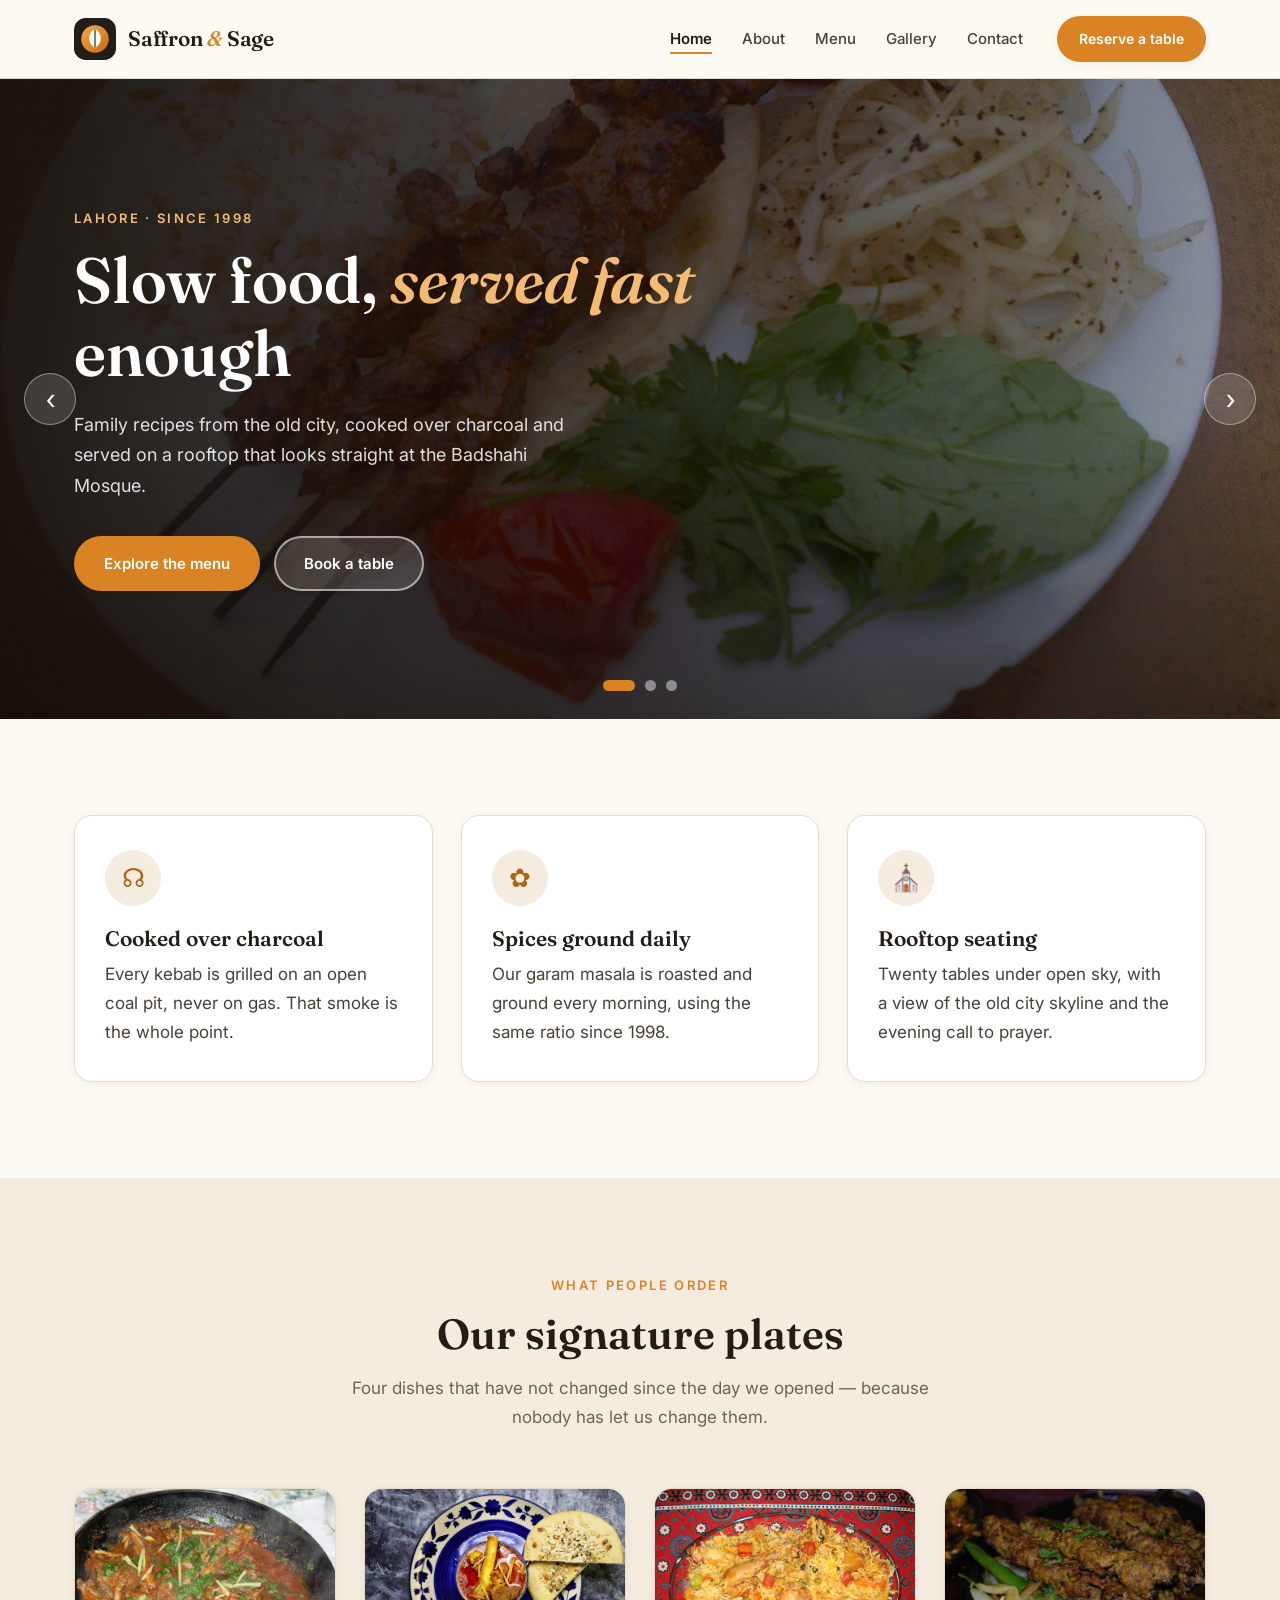
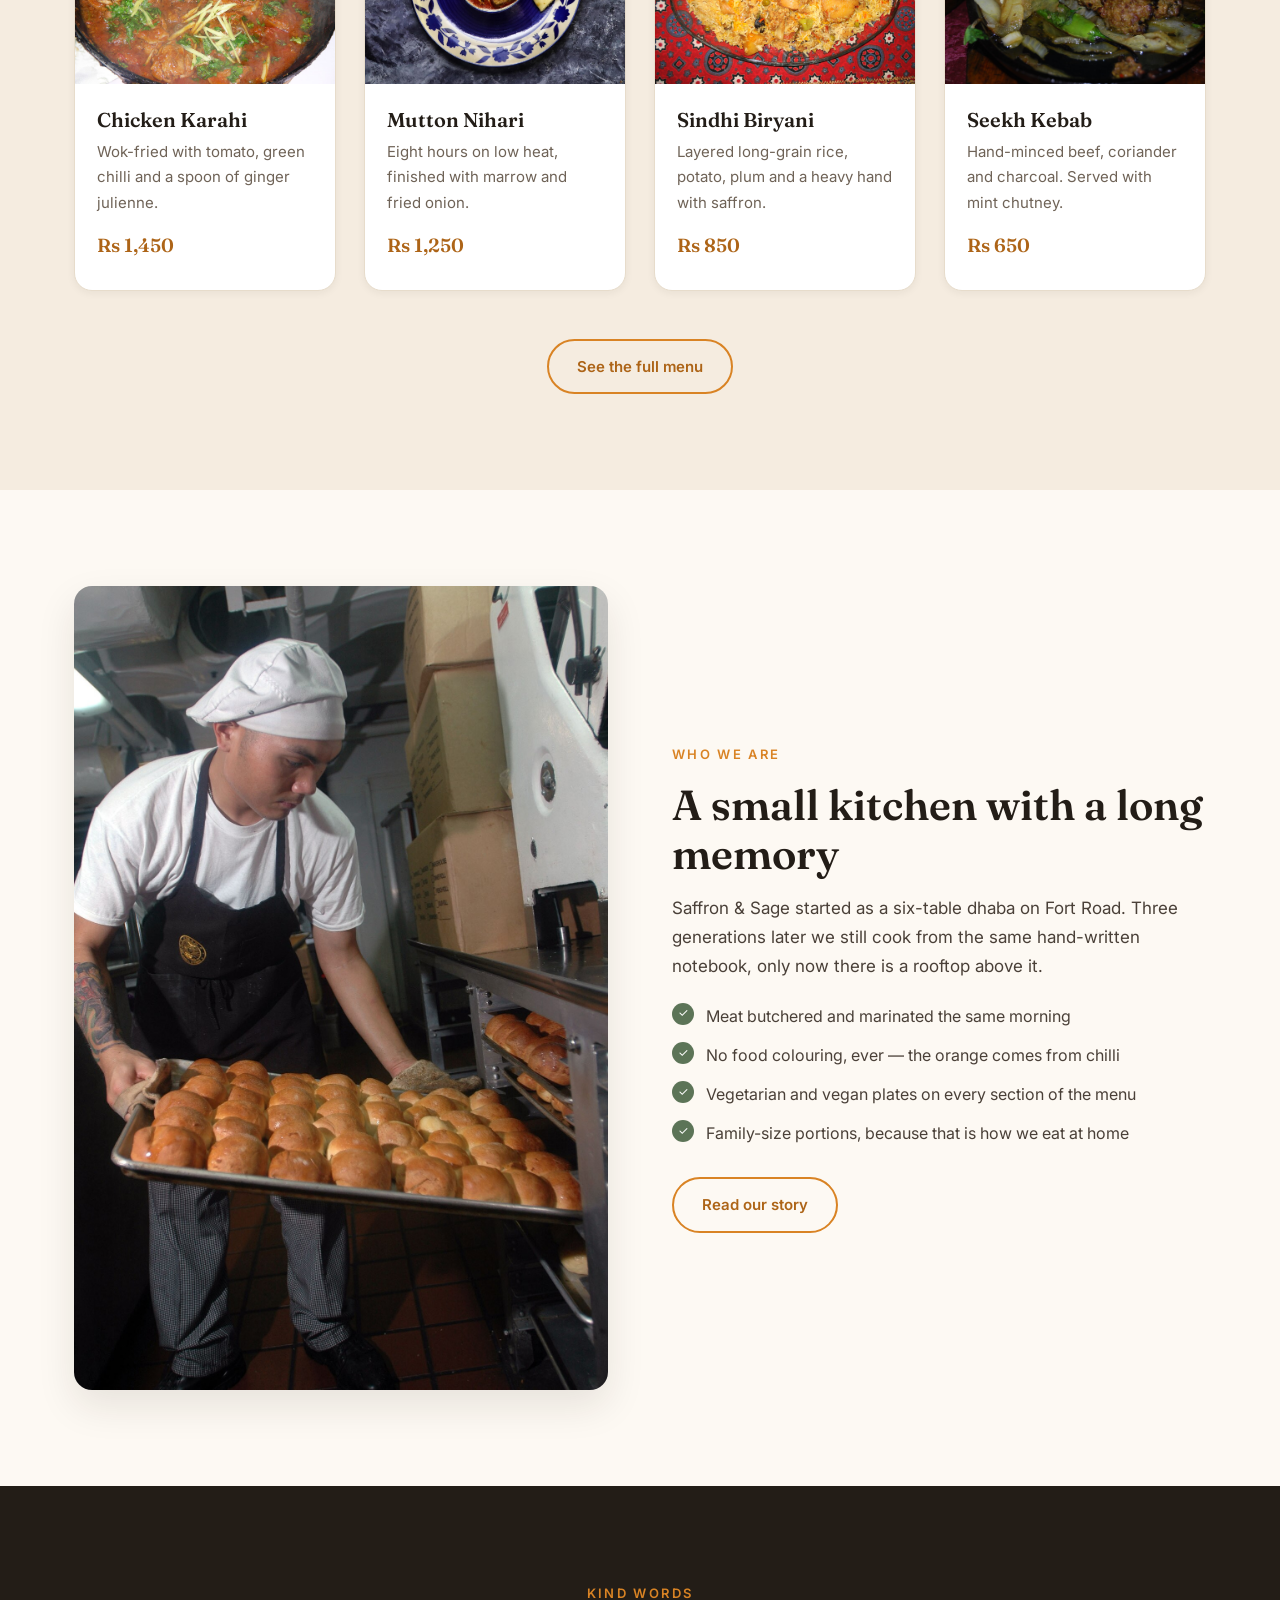
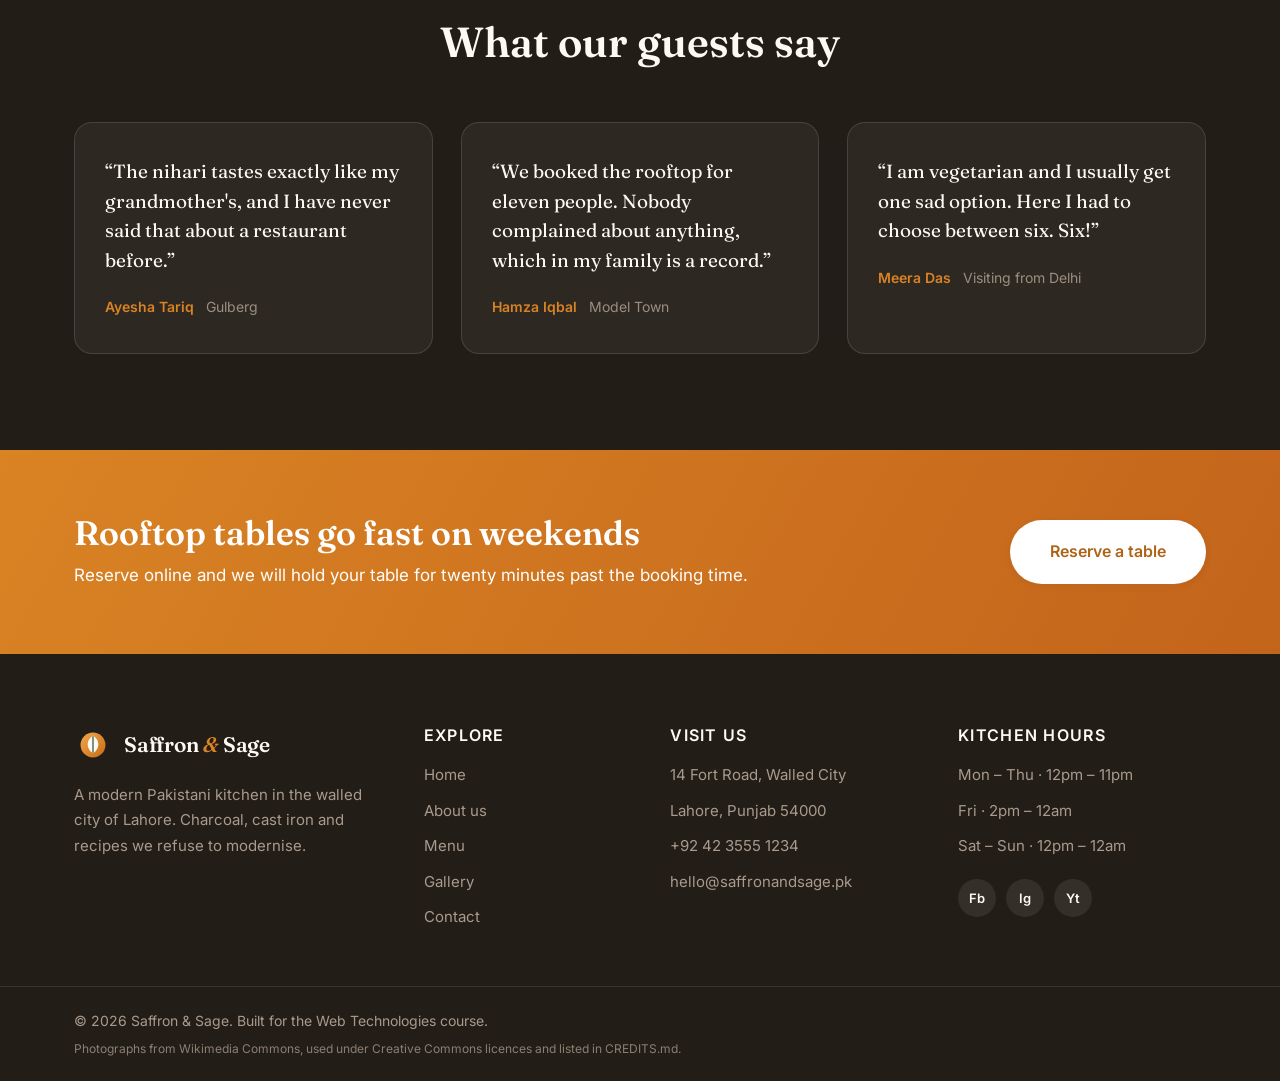
<file: index.html>
<!DOCTYPE html>
<html lang="en">
<head>
  <meta charset="UTF-8">
  <meta name="viewport" content="width=device-width, initial-scale=1.0">
  <title>Saffron &amp; Sage | Modern Pakistani Kitchen in Lahore</title>
  <meta name="description" content="Saffron &amp; Sage is a modern Pakistani kitchen in Lahore serving slow-cooked family recipes, tandoor breads and rooftop dining.">
  <link rel="icon" href="images/logo.svg" type="image/svg+xml">
  <link rel="stylesheet" href="css/style.css">
</head>
<body>

  <!-- ============ SITE HEADER (same on every page) ============ -->
  <header class="site-header" id="siteHeader">
    <div class="container header-inner">

      <a class="logo" href="index.html">
        <img src="images/logo.svg" alt="Saffron and Sage logo" width="42" height="42">
        <span class="logo-text">Saffron <em>&amp;</em> Sage</span>
      </a>

      <!-- Hamburger button: only visible on small screens (controlled by CSS + JS) -->
      <button class="nav-toggle" id="navToggle" aria-label="Open menu" aria-expanded="false" aria-controls="primaryNav">
        <span class="nav-toggle-bar"></span>
        <span class="nav-toggle-bar"></span>
        <span class="nav-toggle-bar"></span>
      </button>

      <nav class="main-nav" id="primaryNav" aria-label="Main navigation">
        <ul class="nav-list">
          <li><a href="index.html" class="nav-link is-active">Home</a></li>
          <li><a href="about.html" class="nav-link">About</a></li>
          <li><a href="menu.html" class="nav-link">Menu</a></li>
          <li><a href="gallery.html" class="nav-link">Gallery</a></li>
          <li><a href="contact.html" class="nav-link">Contact</a></li>
        </ul>
        <a href="contact.html" class="btn btn-primary btn-sm nav-cta">Reserve a table</a>
      </nav>

    </div>
  </header>

  <main>

    <!-- ============ HERO SLIDER ============ -->
    <!-- Three slides; JavaScript shows one at a time and builds the dots -->
    <section class="hero" id="heroSlider">

      <div class="slides" id="heroSlides">

        <article class="hero-slide is-active">
          <img src="images/hero-1.jpg" alt="Grilled kebab skewers served with rice, salad and flatbread" class="hero-image">
          <div class="hero-caption container">
            <p class="eyebrow">Lahore &middot; Since 1998</p>
            <h1 class="hero-title">Slow food, <em>served fast</em> enough</h1>
            <p class="hero-text">Family recipes from the old city, cooked over charcoal and served on a rooftop that looks straight at the Badshahi Mosque.</p>
            <div class="hero-actions">
              <a href="menu.html" class="btn btn-primary">Explore the menu</a>
              <a href="contact.html" class="btn btn-ghost">Book a table</a>
            </div>
          </div>
        </article>

        <article class="hero-slide">
          <img src="images/hero-2.jpg" alt="The walled city of Lahore seen from above at sunset" class="hero-image">
          <div class="hero-caption container">
            <p class="eyebrow">The rooftop</p>
            <h2 class="hero-title">Twenty tables, <em>one skyline</em></h2>
            <p class="hero-text">Dinner under open sky from six in the evening, with the old city lighting up behind you.</p>
            <div class="hero-actions">
              <a href="gallery.html" class="btn btn-primary">See the rooftop</a>
              <a href="contact.html" class="btn btn-ghost">Book a table</a>
            </div>
          </div>
        </article>

        <article class="hero-slide">
          <img src="images/hero-3.jpg" alt="A heap of freshly ground garam masala" class="hero-image">
          <div class="hero-caption container">
            <p class="eyebrow">Every morning</p>
            <h2 class="hero-title">Spices ground <em>before sunrise</em></h2>
            <p class="hero-text">Nothing is bought pre-mixed. The masala you taste tonight was whole seed this morning.</p>
            <div class="hero-actions">
              <a href="about.html" class="btn btn-primary">How we cook</a>
              <a href="menu.html" class="btn btn-ghost">Read the menu</a>
            </div>
          </div>
        </article>

      </div>

      <button class="slider-arrow slider-prev" id="sliderPrev" type="button" aria-label="Previous slide">&#8249;</button>
      <button class="slider-arrow slider-next" id="sliderNext" type="button" aria-label="Next slide">&#8250;</button>

      <!-- the dots are created by slider.js, one per slide -->
      <div class="slider-dots" id="sliderDots" role="tablist" aria-label="Choose a slide"></div>

    </section>

    <!-- ============ HIGHLIGHT STRIP ============ -->
    <section class="section highlights">
      <div class="container">
        <div class="grid grid-3">

          <article class="card highlight-card">
            <span class="highlight-icon" aria-hidden="true">&#9738;</span>
            <h2 class="card-title">Cooked over charcoal</h2>
            <p>Every kebab is grilled on an open coal pit, never on gas. That smoke is the whole point.</p>
          </article>

          <article class="card highlight-card">
            <span class="highlight-icon" aria-hidden="true">&#10047;</span>
            <h2 class="card-title">Spices ground daily</h2>
            <p>Our garam masala is roasted and ground every morning, using the same ratio since 1998.</p>
          </article>

          <article class="card highlight-card">
            <span class="highlight-icon" aria-hidden="true">&#9962;</span>
            <h2 class="card-title">Rooftop seating</h2>
            <p>Twenty tables under open sky, with a view of the old city skyline and the evening call to prayer.</p>
          </article>

        </div>
      </div>
    </section>

    <!-- ============ SIGNATURE DISHES ============ -->
    <section class="section section-alt">
      <div class="container">

        <header class="section-head">
          <p class="eyebrow">What people order</p>
          <h2 class="section-title">Our signature plates</h2>
          <p class="section-subtitle">Four dishes that have not changed since the day we opened — because nobody has let us change them.</p>
        </header>

        <div class="grid grid-4">

          <article class="card dish-card">
            <img src="images/dish-karahi.jpg" alt="Chicken karahi cooked and served in a black iron wok" class="dish-image">
            <div class="dish-body">
              <h3 class="dish-name">Chicken Karahi</h3>
              <p class="dish-desc">Wok-fried with tomato, green chilli and a spoon of ginger julienne.</p>
              <p class="dish-price">Rs 1,450</p>
            </div>
          </article>

          <article class="card dish-card">
            <img src="images/dish-nihari.jpg" alt="A bowl of nihari served with naan on a blue plate" class="dish-image">
            <div class="dish-body">
              <h3 class="dish-name">Mutton Nihari</h3>
              <p class="dish-desc">Eight hours on low heat, finished with marrow and fried onion.</p>
              <p class="dish-price">Rs 1,250</p>
            </div>
          </article>

          <article class="card dish-card">
            <img src="images/dish-biryani.jpg" alt="A dish of Sindhi biryani with chicken and saffron rice" class="dish-image">
            <div class="dish-body">
              <h3 class="dish-name">Sindhi Biryani</h3>
              <p class="dish-desc">Layered long-grain rice, potato, plum and a heavy hand with saffron.</p>
              <p class="dish-price">Rs 850</p>
            </div>
          </article>

          <article class="card dish-card">
            <img src="images/dish-seekh.jpg" alt="Seekh kebabs resting on a sizzling platter" class="dish-image">
            <div class="dish-body">
              <h3 class="dish-name">Seekh Kebab</h3>
              <p class="dish-desc">Hand-minced beef, coriander and charcoal. Served with mint chutney.</p>
              <p class="dish-price">Rs 650</p>
            </div>
          </article>

        </div>

        <p class="section-footer-link">
          <a href="menu.html" class="btn btn-outline">See the full menu</a>
        </p>

      </div>
    </section>

    <!-- ============ STORY SPLIT ============ -->
    <section class="section">
      <div class="container split">

        <div class="split-media">
          <img src="images/about-story.jpg" alt="A baker sliding a tray of fresh bread out of the oven">
        </div>

        <div class="split-body">
          <p class="eyebrow">Who we are</p>
          <h2 class="section-title">A small kitchen with a long memory</h2>
          <p>Saffron &amp; Sage started as a six-table dhaba on Fort Road. Three generations later we still cook from the same hand-written notebook, only now there is a rooftop above it.</p>
          <ul class="tick-list">
            <li>Meat butchered and marinated the same morning</li>
            <li>No food colouring, ever — the orange comes from chilli</li>
            <li>Vegetarian and vegan plates on every section of the menu</li>
            <li>Family-size portions, because that is how we eat at home</li>
          </ul>
          <a href="about.html" class="btn btn-outline">Read our story</a>
        </div>

      </div>
    </section>

    <!-- ============ TESTIMONIALS ============ -->
    <section class="section section-dark">
      <div class="container">

        <header class="section-head">
          <p class="eyebrow">Kind words</p>
          <h2 class="section-title">What our guests say</h2>
        </header>

        <div class="grid grid-3">

          <blockquote class="quote-card">
            <p>&ldquo;The nihari tastes exactly like my grandmother's, and I have never said that about a restaurant before.&rdquo;</p>
            <footer><cite>Ayesha Tariq</cite> <span>Gulberg</span></footer>
          </blockquote>

          <blockquote class="quote-card">
            <p>&ldquo;We booked the rooftop for eleven people. Nobody complained about anything, which in my family is a record.&rdquo;</p>
            <footer><cite>Hamza Iqbal</cite> <span>Model Town</span></footer>
          </blockquote>

          <blockquote class="quote-card">
            <p>&ldquo;I am vegetarian and I usually get one sad option. Here I had to choose between six. Six!&rdquo;</p>
            <footer><cite>Meera Das</cite> <span>Visiting from Delhi</span></footer>
          </blockquote>

        </div>
      </div>
    </section>

    <!-- ============ CALL TO ACTION ============ -->
    <section class="cta-band">
      <div class="container cta-inner">
        <div>
          <h2 class="cta-title">Rooftop tables go fast on weekends</h2>
          <p>Reserve online and we will hold your table for twenty minutes past the booking time.</p>
        </div>
        <a href="contact.html" class="btn btn-primary btn-lg">Reserve a table</a>
      </div>
    </section>

  </main>

  <!-- ============ SITE FOOTER (same on every page) ============ -->
  <footer class="site-footer">
    <div class="container footer-grid">

      <div class="footer-col">
        <a class="logo logo-footer" href="index.html">
          <img src="images/logo.svg" alt="" width="38" height="38">
          <span class="logo-text">Saffron <em>&amp;</em> Sage</span>
        </a>
        <p class="footer-about">A modern Pakistani kitchen in the walled city of Lahore. Charcoal, cast iron and recipes we refuse to modernise.</p>
      </div>

      <div class="footer-col">
        <h3 class="footer-title">Explore</h3>
        <ul class="footer-list">
          <li><a href="index.html">Home</a></li>
          <li><a href="about.html">About us</a></li>
          <li><a href="menu.html">Menu</a></li>
          <li><a href="gallery.html">Gallery</a></li>
          <li><a href="contact.html">Contact</a></li>
        </ul>
      </div>

      <div class="footer-col">
        <h3 class="footer-title">Visit us</h3>
        <ul class="footer-list">
          <li>14 Fort Road, Walled City</li>
          <li>Lahore, Punjab 54000</li>
          <li><a href="tel:+924235551234">+92 42 3555 1234</a></li>
          <li><a href="mailto:hello@saffronandsage.pk">hello@saffronandsage.pk</a></li>
        </ul>
      </div>

      <div class="footer-col">
        <h3 class="footer-title">Kitchen hours</h3>
        <ul class="footer-list">
          <li>Mon &ndash; Thu &middot; 12pm &ndash; 11pm</li>
          <li>Fri &middot; 2pm &ndash; 12am</li>
          <li>Sat &ndash; Sun &middot; 12pm &ndash; 12am</li>
        </ul>
        <ul class="social-list">
          <li><a href="#" aria-label="Facebook">Fb</a></li>
          <li><a href="#" aria-label="Instagram">Ig</a></li>
          <li><a href="#" aria-label="YouTube">Yt</a></li>
        </ul>
      </div>

    </div>

    <div class="footer-bottom">
      <div class="container">
        <p>&copy; <span id="year">2026</span> Saffron &amp; Sage. Built for the Web Technologies course.</p>
        <p class="footer-credit">Photographs from Wikimedia Commons, used under Creative Commons licences and listed in CREDITS.md.</p>
      </div>
    </div>
  </footer>

  <!-- Back-to-top button, shown by JavaScript after scrolling -->
  <button class="back-to-top" id="backToTop" type="button" aria-label="Back to top">&#8593;</button>

  <!-- Scripts are at the end of the body so the HTML above already exists -->
  <script src="js/main.js"></script>
  <script src="js/slider.js"></script>

</body>
</html>
</file>
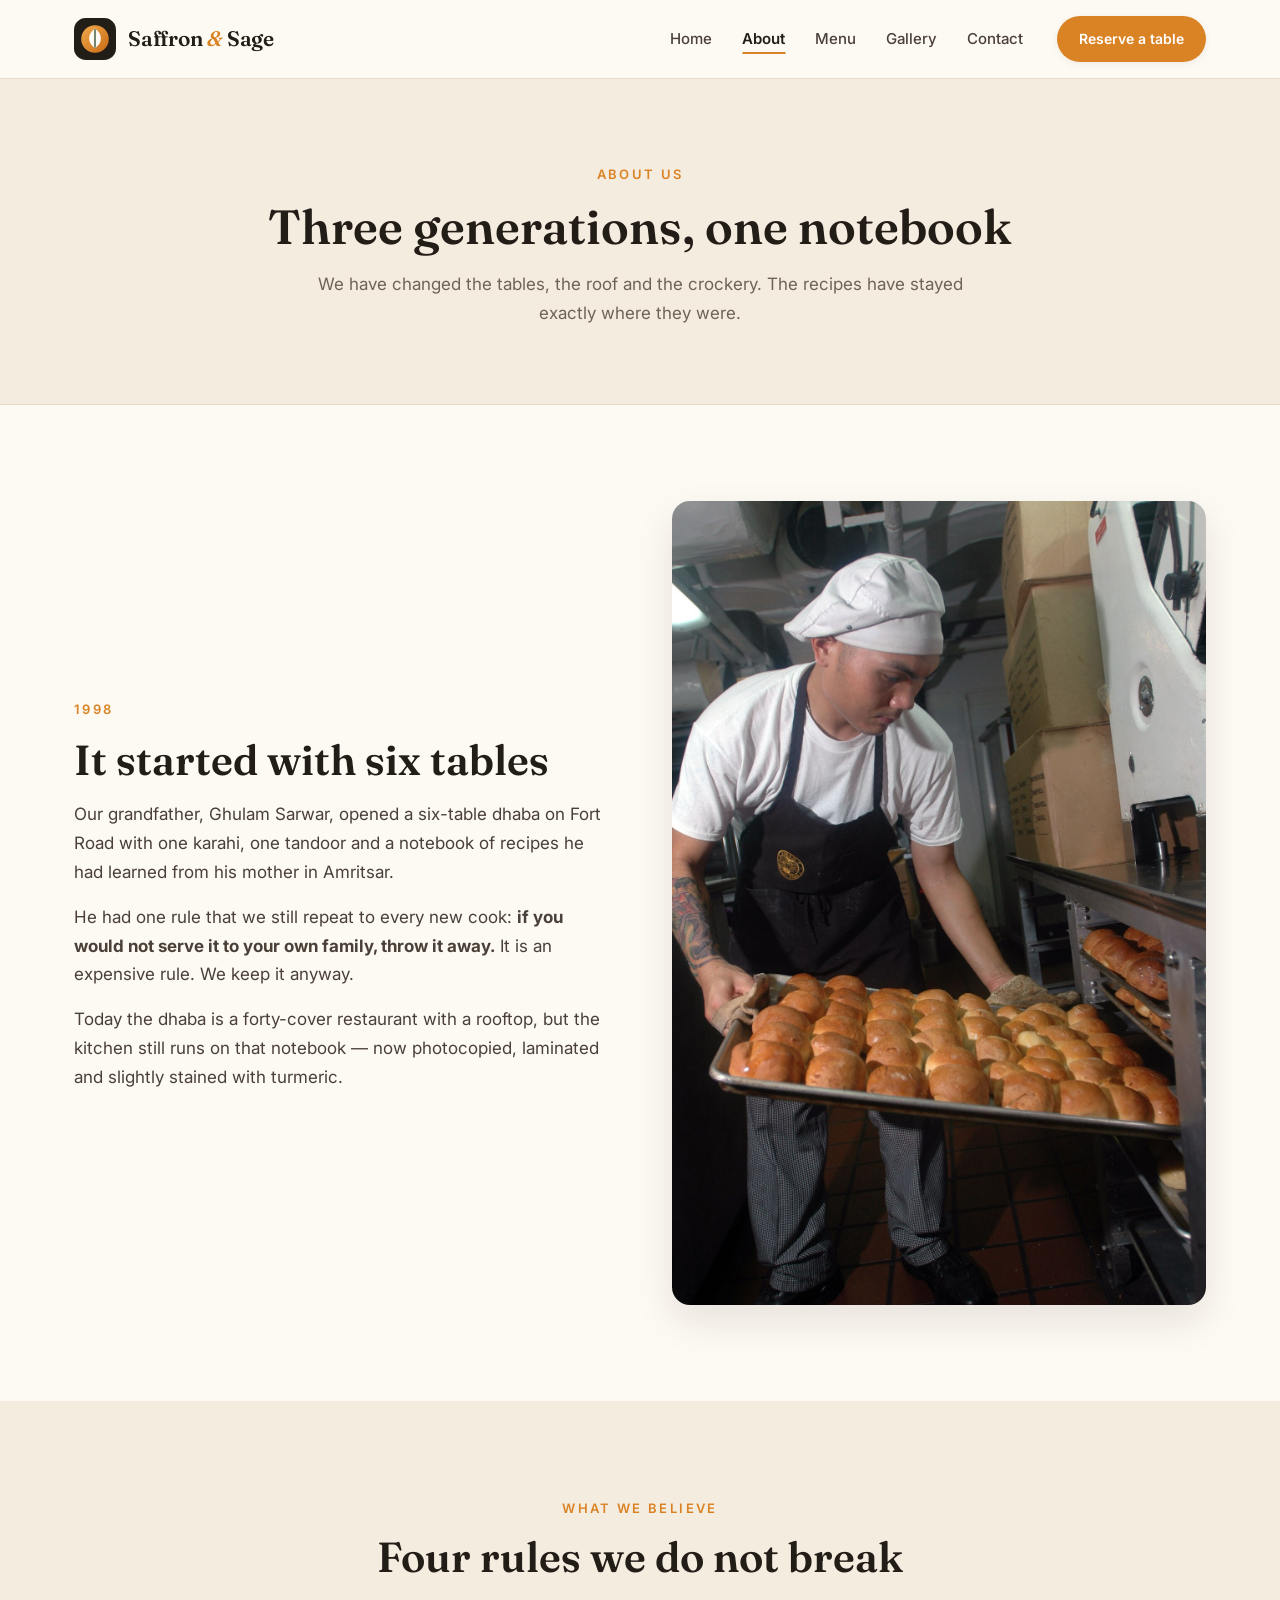
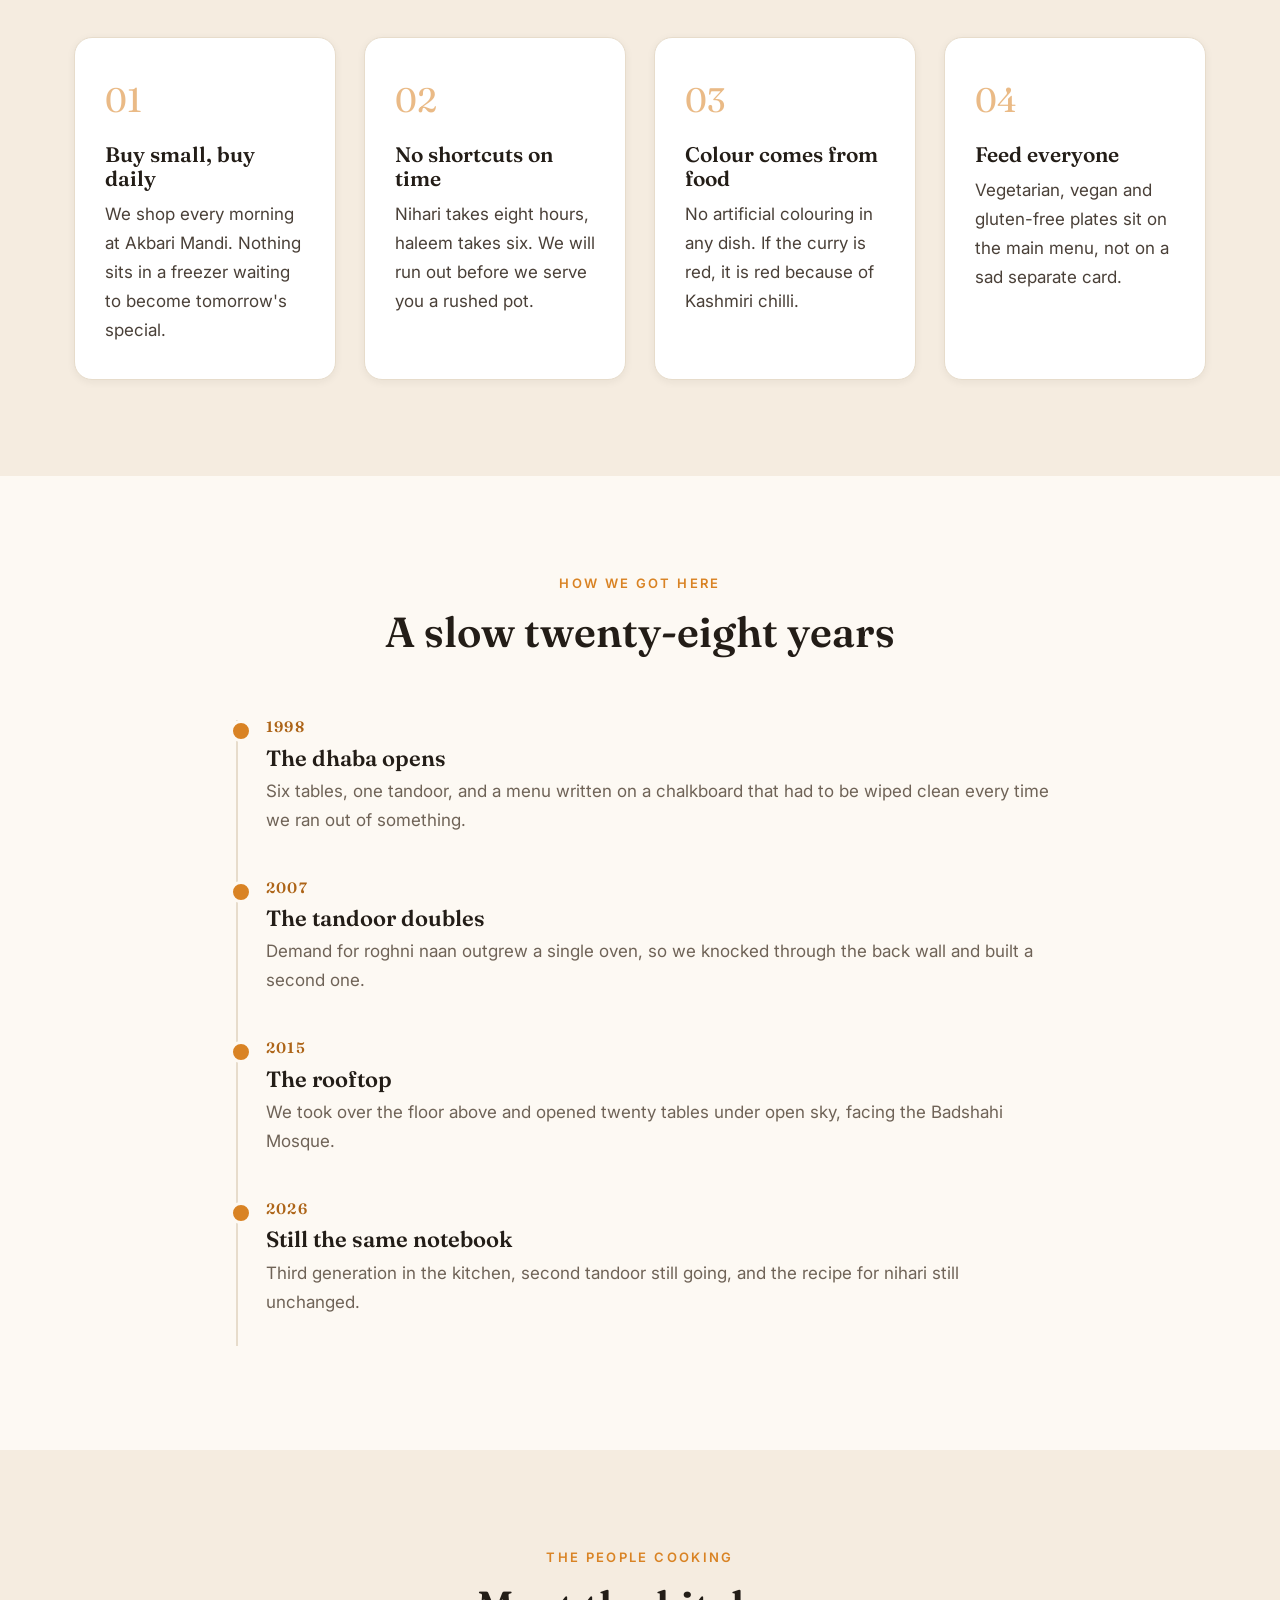
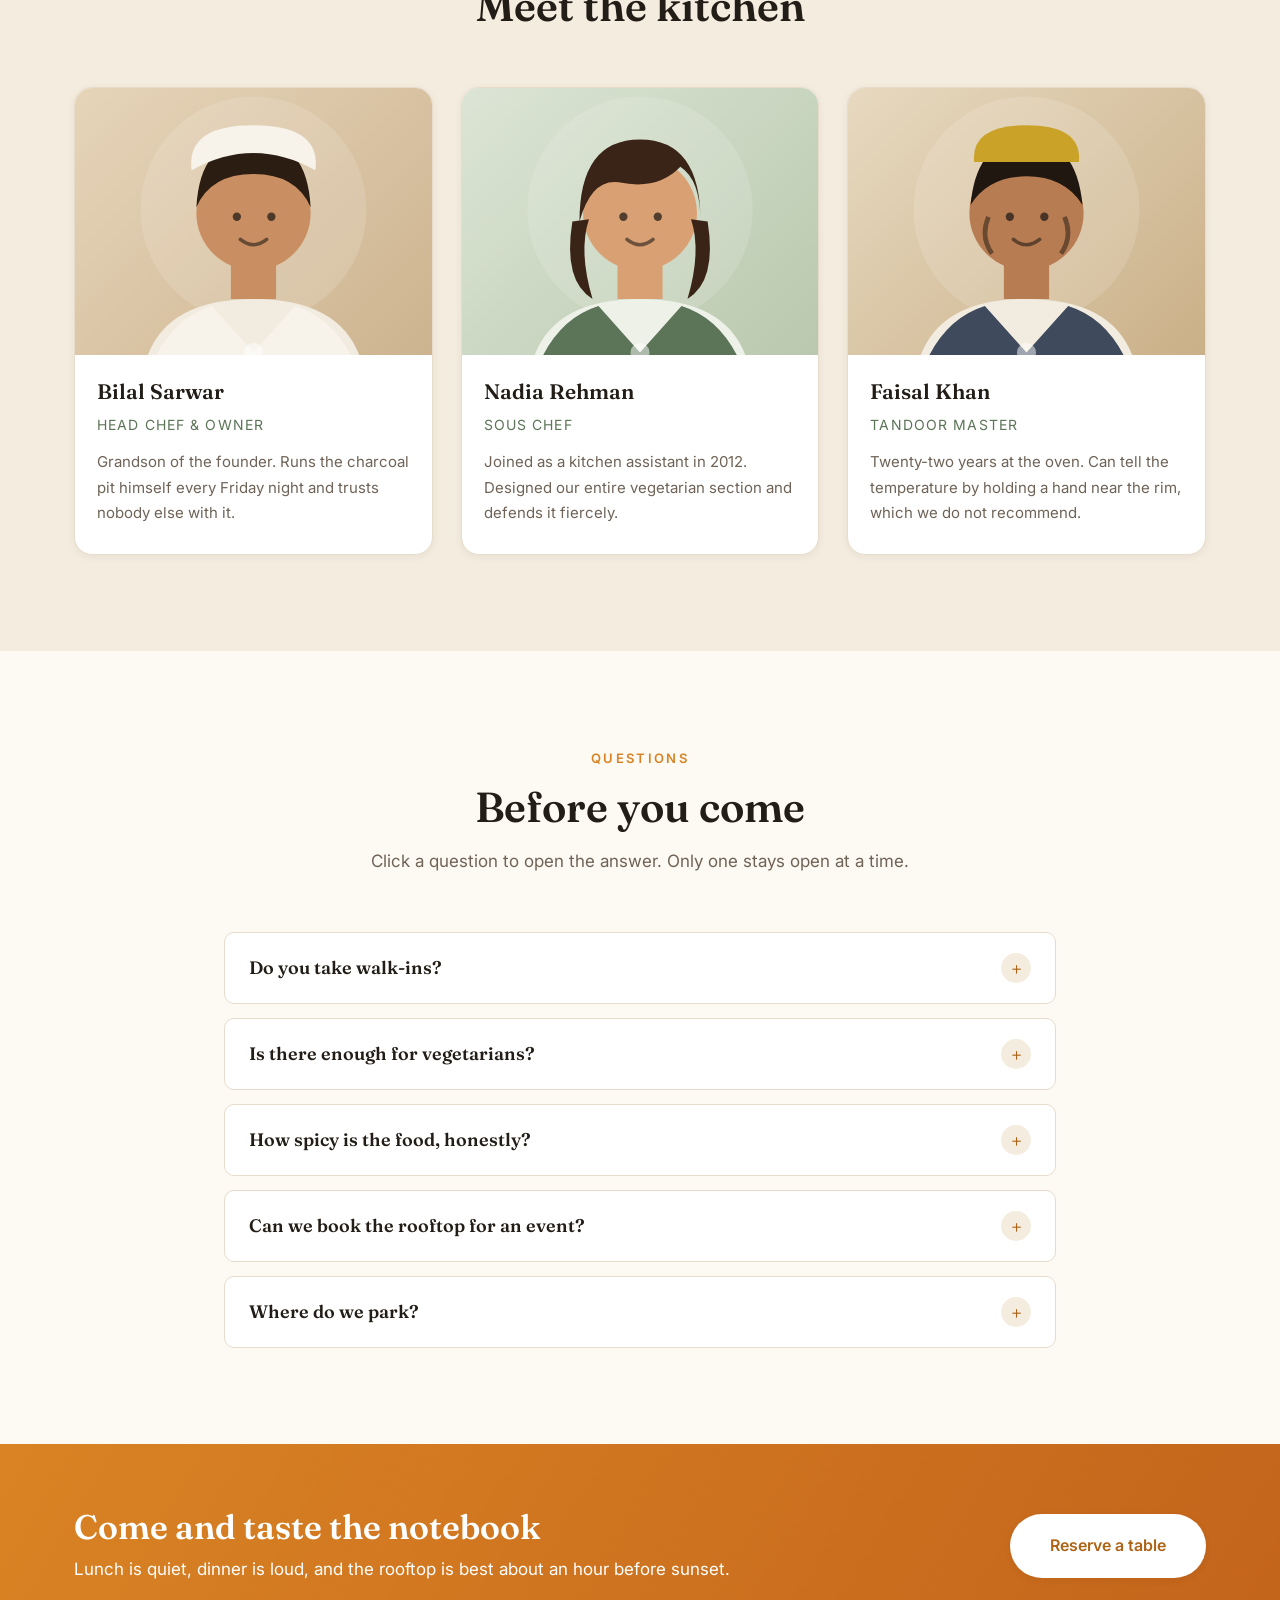
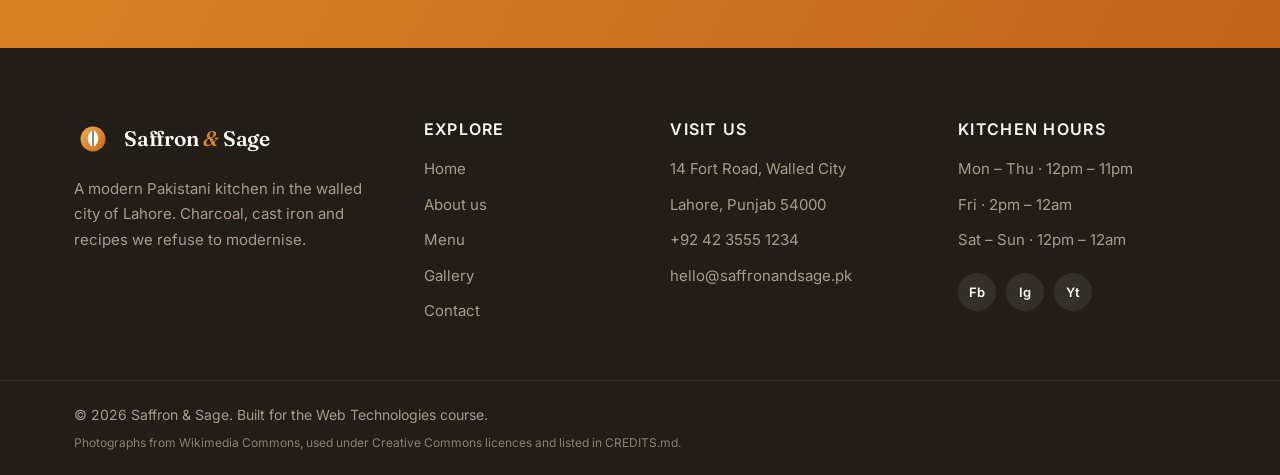
<file: about.html>
<!DOCTYPE html>
<html lang="en">
<head>
  <meta charset="UTF-8">
  <meta name="viewport" content="width=device-width, initial-scale=1.0">
  <title>About Us | Saffron &amp; Sage</title>
  <meta name="description" content="The story behind Saffron &amp; Sage — three generations of cooks, one hand-written recipe notebook and a rooftop in the walled city of Lahore.">
  <link rel="icon" href="images/logo.svg" type="image/svg+xml">
  <link rel="stylesheet" href="css/style.css">
</head>
<body>

  <!-- ============ SITE HEADER ============ -->
  <header class="site-header" id="siteHeader">
    <div class="container header-inner">

      <a class="logo" href="index.html">
        <img src="images/logo.svg" alt="Saffron and Sage logo" width="42" height="42">
        <span class="logo-text">Saffron <em>&amp;</em> Sage</span>
      </a>

      <button class="nav-toggle" id="navToggle" aria-label="Open menu" aria-expanded="false" aria-controls="primaryNav">
        <span class="nav-toggle-bar"></span>
        <span class="nav-toggle-bar"></span>
        <span class="nav-toggle-bar"></span>
      </button>

      <nav class="main-nav" id="primaryNav" aria-label="Main navigation">
        <ul class="nav-list">
          <li><a href="index.html" class="nav-link">Home</a></li>
          <li><a href="about.html" class="nav-link is-active">About</a></li>
          <li><a href="menu.html" class="nav-link">Menu</a></li>
          <li><a href="gallery.html" class="nav-link">Gallery</a></li>
          <li><a href="contact.html" class="nav-link">Contact</a></li>
        </ul>
        <a href="contact.html" class="btn btn-primary btn-sm nav-cta">Reserve a table</a>
      </nav>

    </div>
  </header>

  <main>

    <!-- ============ PAGE BANNER ============ -->
    <section class="page-hero">
      <div class="container">
        <p class="eyebrow">About us</p>
        <h1 class="page-title">Three generations, one notebook</h1>
        <p class="page-subtitle">We have changed the tables, the roof and the crockery. The recipes have stayed exactly where they were.</p>
      </div>
    </section>

    <!-- ============ STORY ============ -->
    <section class="section">
      <div class="container split">

        <div class="split-body">
          <p class="eyebrow">1998</p>
          <h2 class="section-title">It started with six tables</h2>
          <p>Our grandfather, Ghulam Sarwar, opened a six-table dhaba on Fort Road with one karahi, one tandoor and a notebook of recipes he had learned from his mother in Amritsar.</p>
          <p>He had one rule that we still repeat to every new cook: <strong>if you would not serve it to your own family, throw it away.</strong> It is an expensive rule. We keep it anyway.</p>
          <p>Today the dhaba is a forty-cover restaurant with a rooftop, but the kitchen still runs on that notebook — now photocopied, laminated and slightly stained with turmeric.</p>
        </div>

        <div class="split-media">
          <img src="images/about-story.jpg" alt="A baker lifting a tray of fresh bread from the oven">
        </div>

      </div>
    </section>

    <!-- ============ VALUES ============ -->
    <section class="section section-alt">
      <div class="container">

        <header class="section-head">
          <p class="eyebrow">What we believe</p>
          <h2 class="section-title">Four rules we do not break</h2>
        </header>

        <div class="grid grid-4">

          <article class="card value-card">
            <span class="value-number">01</span>
            <h3 class="card-title">Buy small, buy daily</h3>
            <p>We shop every morning at Akbari Mandi. Nothing sits in a freezer waiting to become tomorrow's special.</p>
          </article>

          <article class="card value-card">
            <span class="value-number">02</span>
            <h3 class="card-title">No shortcuts on time</h3>
            <p>Nihari takes eight hours, haleem takes six. We will run out before we serve you a rushed pot.</p>
          </article>

          <article class="card value-card">
            <span class="value-number">03</span>
            <h3 class="card-title">Colour comes from food</h3>
            <p>No artificial colouring in any dish. If the curry is red, it is red because of Kashmiri chilli.</p>
          </article>

          <article class="card value-card">
            <span class="value-number">04</span>
            <h3 class="card-title">Feed everyone</h3>
            <p>Vegetarian, vegan and gluten-free plates sit on the main menu, not on a sad separate card.</p>
          </article>

        </div>
      </div>
    </section>

    <!-- ============ TIMELINE ============ -->
    <section class="section">
      <div class="container narrow">

        <header class="section-head">
          <p class="eyebrow">How we got here</p>
          <h2 class="section-title">A slow twenty-eight years</h2>
        </header>

        <ol class="timeline">
          <li class="timeline-item">
            <span class="timeline-year">1998</span>
            <div class="timeline-body">
              <h3>The dhaba opens</h3>
              <p>Six tables, one tandoor, and a menu written on a chalkboard that had to be wiped clean every time we ran out of something.</p>
            </div>
          </li>
          <li class="timeline-item">
            <span class="timeline-year">2007</span>
            <div class="timeline-body">
              <h3>The tandoor doubles</h3>
              <p>Demand for roghni naan outgrew a single oven, so we knocked through the back wall and built a second one.</p>
            </div>
          </li>
          <li class="timeline-item">
            <span class="timeline-year">2015</span>
            <div class="timeline-body">
              <h3>The rooftop</h3>
              <p>We took over the floor above and opened twenty tables under open sky, facing the Badshahi Mosque.</p>
            </div>
          </li>
          <li class="timeline-item">
            <span class="timeline-year">2026</span>
            <div class="timeline-body">
              <h3>Still the same notebook</h3>
              <p>Third generation in the kitchen, second tandoor still going, and the recipe for nihari still unchanged.</p>
            </div>
          </li>
        </ol>

      </div>
    </section>

    <!-- ============ TEAM ============ -->
    <section class="section section-alt">
      <div class="container">

        <header class="section-head">
          <p class="eyebrow">The people cooking</p>
          <h2 class="section-title">Meet the kitchen</h2>
        </header>

        <div class="grid grid-3">

          <article class="card team-card">
            <img src="images/chef-1.svg" alt="Portrait illustration of Head Chef Bilal Sarwar" class="team-image">
            <div class="team-body">
              <h3 class="card-title">Bilal Sarwar</h3>
              <p class="team-role">Head Chef &amp; Owner</p>
              <p>Grandson of the founder. Runs the charcoal pit himself every Friday night and trusts nobody else with it.</p>
            </div>
          </article>

          <article class="card team-card">
            <img src="images/chef-2.svg" alt="Portrait illustration of Sous Chef Nadia Rehman" class="team-image">
            <div class="team-body">
              <h3 class="card-title">Nadia Rehman</h3>
              <p class="team-role">Sous Chef</p>
              <p>Joined as a kitchen assistant in 2012. Designed our entire vegetarian section and defends it fiercely.</p>
            </div>
          </article>

          <article class="card team-card">
            <img src="images/chef-3.svg" alt="Portrait illustration of Tandoor Master Faisal Khan" class="team-image">
            <div class="team-body">
              <h3 class="card-title">Faisal Khan</h3>
              <p class="team-role">Tandoor Master</p>
              <p>Twenty-two years at the oven. Can tell the temperature by holding a hand near the rim, which we do not recommend.</p>
            </div>
          </article>

        </div>
      </div>
    </section>

    <!-- ============ FAQ ACCORDION ============ -->
    <section class="section" id="faq">
      <div class="container narrow">

        <header class="section-head">
          <p class="eyebrow">Questions</p>
          <h2 class="section-title">Before you come</h2>
          <p class="section-subtitle">Click a question to open the answer. Only one stays open at a time.</p>
        </header>

        <div class="accordion" id="faqAccordion">

          <article class="accordion-item">
            <h3>
              <button class="accordion-trigger" type="button" aria-expanded="false">
                Do you take walk-ins?
                <span class="accordion-icon" aria-hidden="true">+</span>
              </button>
            </h3>
            <div class="accordion-panel">
              <p>Downstairs, always — we keep six tables free every evening. The rooftop is booking-only on Friday and Saturday, and we recommend booking it on any evening between March and October.</p>
            </div>
          </article>

          <article class="accordion-item">
            <h3>
              <button class="accordion-trigger" type="button" aria-expanded="false">
                Is there enough for vegetarians?
                <span class="accordion-icon" aria-hidden="true">+</span>
              </button>
            </h3>
            <div class="accordion-panel">
              <p>About a third of the menu is vegetarian and it sits in the same sections as everything else. Our sous chef built that part of the menu and will happily make most vegetarian dishes vegan if you ask.</p>
            </div>
          </article>

          <article class="accordion-item">
            <h3>
              <button class="accordion-trigger" type="button" aria-expanded="false">
                How spicy is the food, honestly?
                <span class="accordion-icon" aria-hidden="true">+</span>
              </button>
            </h3>
            <div class="accordion-panel">
              <p>We cook at Lahore heat, which surprises some visitors. Anything on the menu can be made mild without changing the rest of the recipe — tell the waiter when you order, not after.</p>
            </div>
          </article>

          <article class="accordion-item">
            <h3>
              <button class="accordion-trigger" type="button" aria-expanded="false">
                Can we book the rooftop for an event?
                <span class="accordion-icon" aria-hidden="true">+</span>
              </button>
            </h3>
            <div class="accordion-panel">
              <p>Yes, from thirty guests upwards, with two weeks' notice so we can order the meat. Use the contact form, tell us the date and the number of people, and we will send the set menu options.</p>
            </div>
          </article>

          <article class="accordion-item">
            <h3>
              <button class="accordion-trigger" type="button" aria-expanded="false">
                Where do we park?
                <span class="accordion-icon" aria-hidden="true">+</span>
              </button>
            </h3>
            <div class="accordion-panel">
              <p>There is free parking for twelve cars behind the building, reached from the lane beside the tandoor window. After that, the Badshahi Mosque car park is a two-minute walk away.</p>
            </div>
          </article>

        </div>
      </div>
    </section>

    <!-- ============ CALL TO ACTION ============ -->
    <section class="cta-band">
      <div class="container cta-inner">
        <div>
          <h2 class="cta-title">Come and taste the notebook</h2>
          <p>Lunch is quiet, dinner is loud, and the rooftop is best about an hour before sunset.</p>
        </div>
        <a href="contact.html" class="btn btn-primary btn-lg">Reserve a table</a>
      </div>
    </section>

  </main>

  <!-- ============ SITE FOOTER ============ -->
  <footer class="site-footer">
    <div class="container footer-grid">

      <div class="footer-col">
        <a class="logo logo-footer" href="index.html">
          <img src="images/logo.svg" alt="" width="38" height="38">
          <span class="logo-text">Saffron <em>&amp;</em> Sage</span>
        </a>
        <p class="footer-about">A modern Pakistani kitchen in the walled city of Lahore. Charcoal, cast iron and recipes we refuse to modernise.</p>
      </div>

      <div class="footer-col">
        <h3 class="footer-title">Explore</h3>
        <ul class="footer-list">
          <li><a href="index.html">Home</a></li>
          <li><a href="about.html">About us</a></li>
          <li><a href="menu.html">Menu</a></li>
          <li><a href="gallery.html">Gallery</a></li>
          <li><a href="contact.html">Contact</a></li>
        </ul>
      </div>

      <div class="footer-col">
        <h3 class="footer-title">Visit us</h3>
        <ul class="footer-list">
          <li>14 Fort Road, Walled City</li>
          <li>Lahore, Punjab 54000</li>
          <li><a href="tel:+924235551234">+92 42 3555 1234</a></li>
          <li><a href="mailto:hello@saffronandsage.pk">hello@saffronandsage.pk</a></li>
        </ul>
      </div>

      <div class="footer-col">
        <h3 class="footer-title">Kitchen hours</h3>
        <ul class="footer-list">
          <li>Mon &ndash; Thu &middot; 12pm &ndash; 11pm</li>
          <li>Fri &middot; 2pm &ndash; 12am</li>
          <li>Sat &ndash; Sun &middot; 12pm &ndash; 12am</li>
        </ul>
        <ul class="social-list">
          <li><a href="#" aria-label="Facebook">Fb</a></li>
          <li><a href="#" aria-label="Instagram">Ig</a></li>
          <li><a href="#" aria-label="YouTube">Yt</a></li>
        </ul>
      </div>

    </div>

    <div class="footer-bottom">
      <div class="container">
        <p>&copy; <span id="year">2026</span> Saffron &amp; Sage. Built for the Web Technologies course.</p>
        <p class="footer-credit">Photographs from Wikimedia Commons, used under Creative Commons licences and listed in CREDITS.md.</p>
      </div>
    </div>
  </footer>

  <!-- Back-to-top button, shown by JavaScript after scrolling -->
  <button class="back-to-top" id="backToTop" type="button" aria-label="Back to top">&#8593;</button>

  <!-- Scripts are at the end of the body so the HTML above already exists -->
  <script src="js/main.js"></script>
  <script src="js/accordion.js"></script>

</body>
</html>
</file>
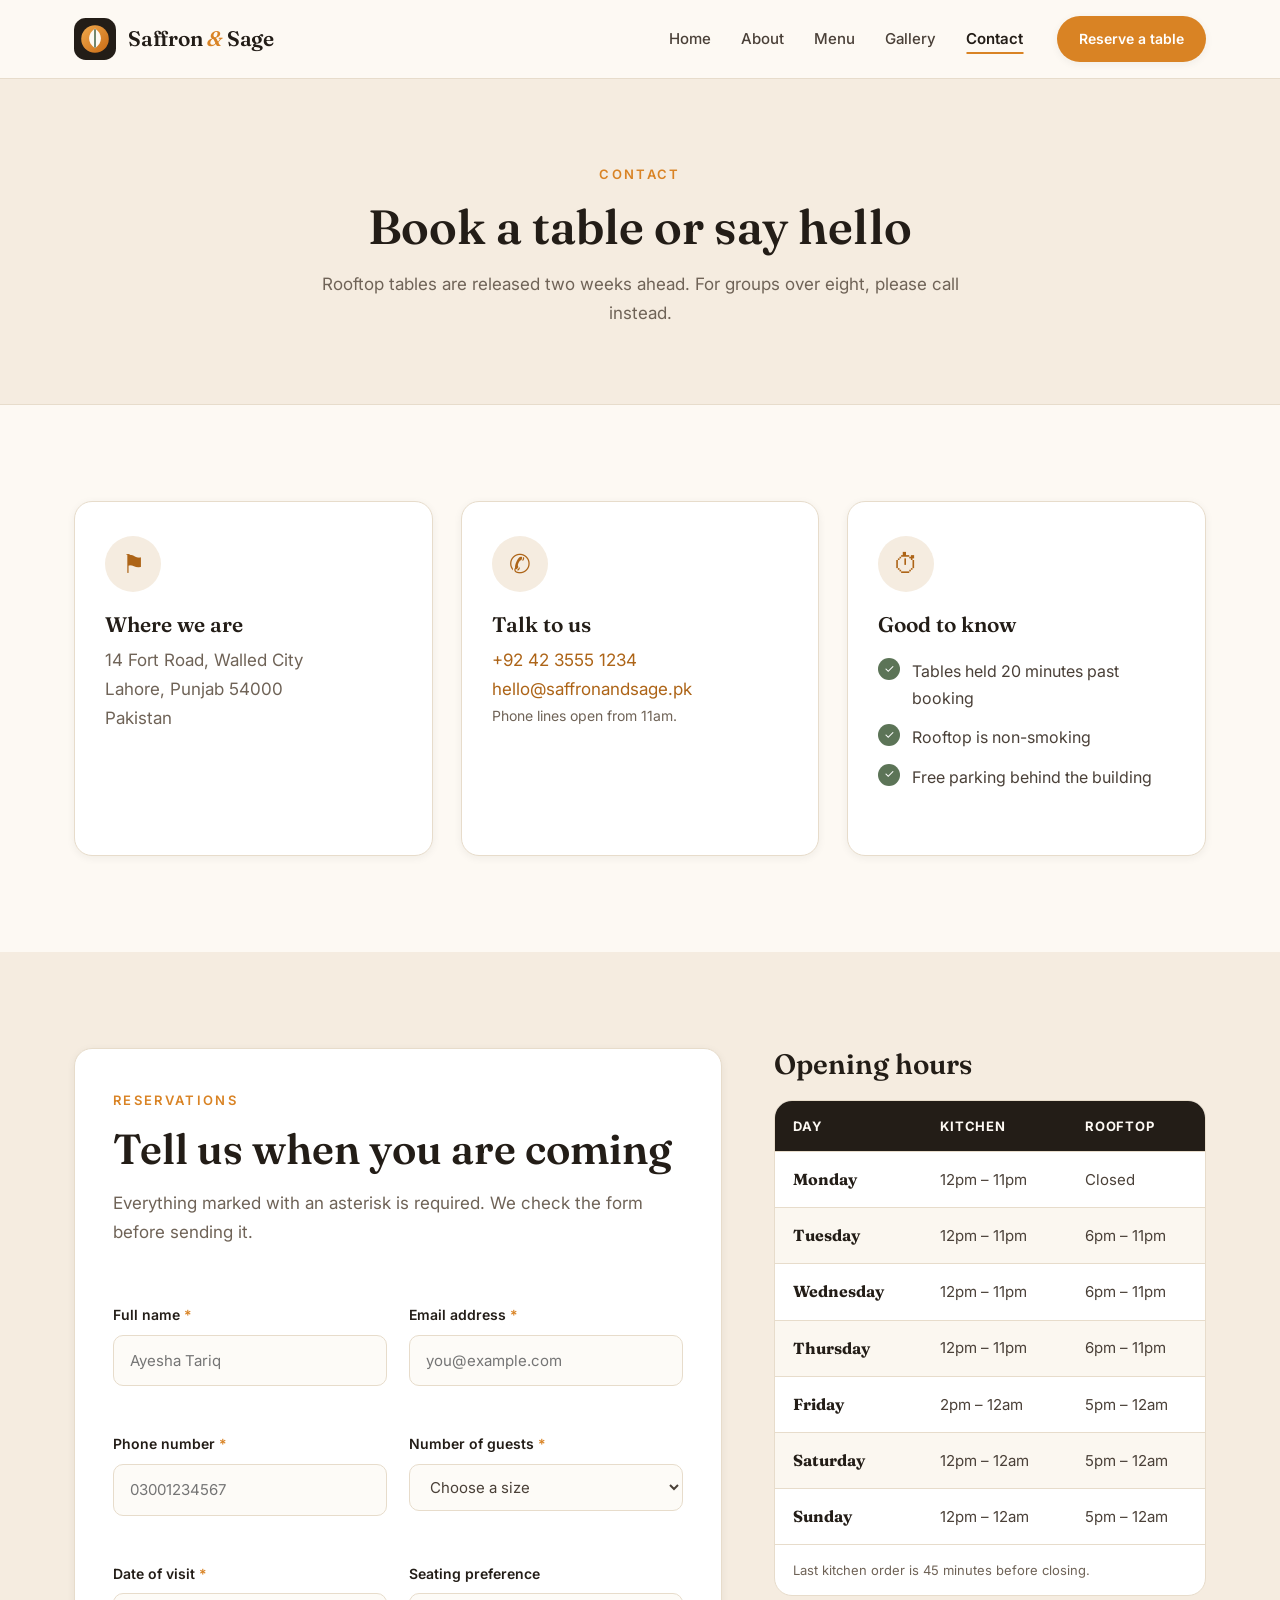
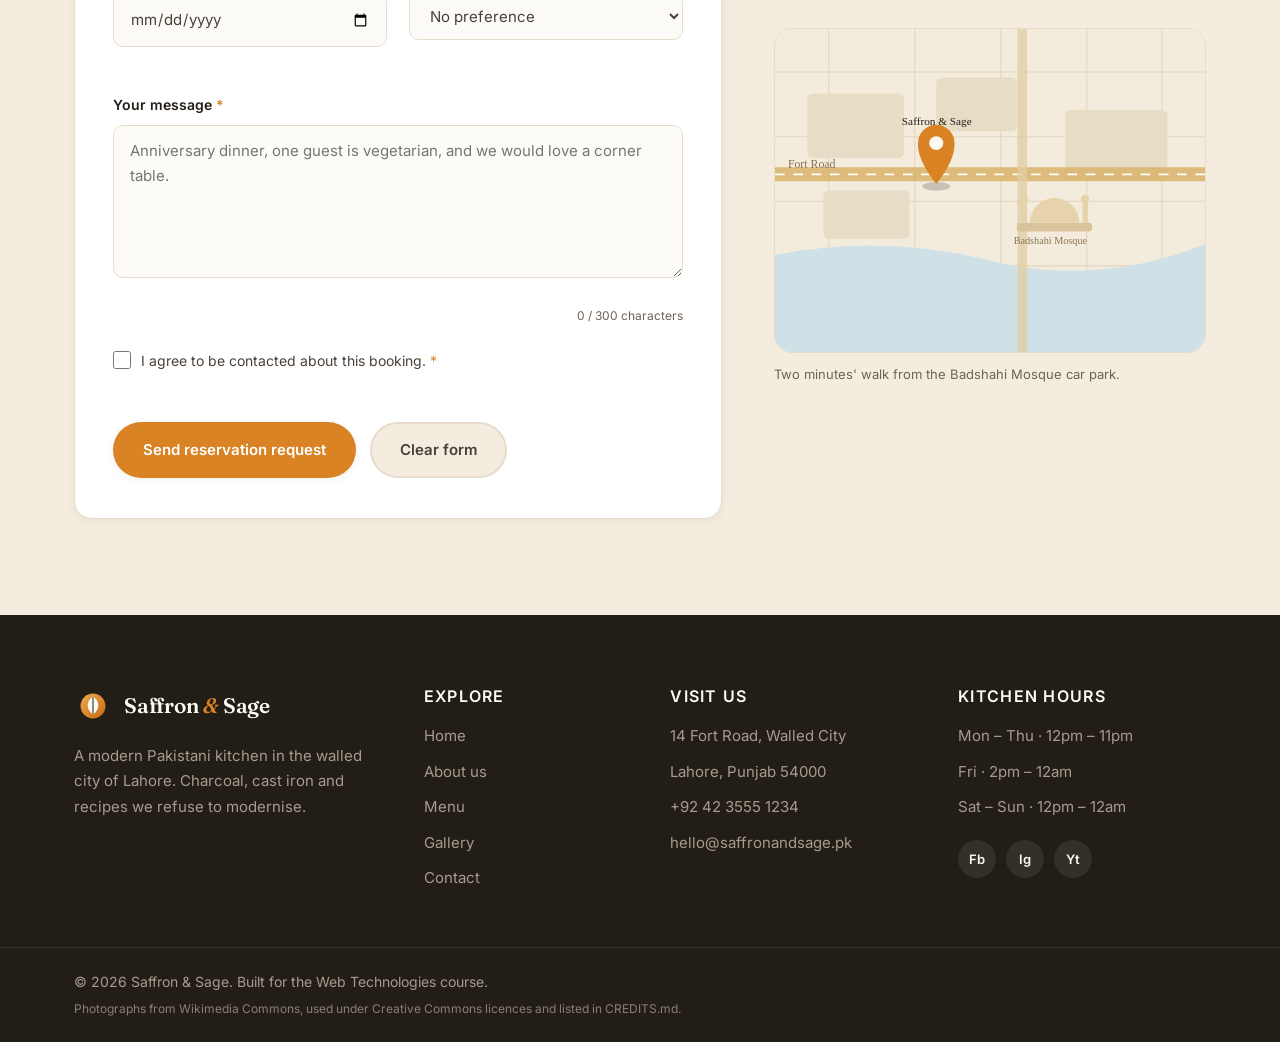
<file: contact.html>
<!DOCTYPE html>
<html lang="en">
<head>
  <meta charset="UTF-8">
  <meta name="viewport" content="width=device-width, initial-scale=1.0">
  <title>Contact &amp; Reservations | Saffron &amp; Sage</title>
  <meta name="description" content="Book a table at Saffron &amp; Sage, find us on Fort Road in Lahore, or send the kitchen a message.">
  <link rel="icon" href="images/logo.svg" type="image/svg+xml">
  <link rel="stylesheet" href="css/style.css">
</head>
<body>

  <!-- ============ SITE HEADER ============ -->
  <header class="site-header" id="siteHeader">
    <div class="container header-inner">

      <a class="logo" href="index.html">
        <img src="images/logo.svg" alt="Saffron and Sage logo" width="42" height="42">
        <span class="logo-text">Saffron <em>&amp;</em> Sage</span>
      </a>

      <button class="nav-toggle" id="navToggle" aria-label="Open menu" aria-expanded="false" aria-controls="primaryNav">
        <span class="nav-toggle-bar"></span>
        <span class="nav-toggle-bar"></span>
        <span class="nav-toggle-bar"></span>
      </button>

      <nav class="main-nav" id="primaryNav" aria-label="Main navigation">
        <ul class="nav-list">
          <li><a href="index.html" class="nav-link">Home</a></li>
          <li><a href="about.html" class="nav-link">About</a></li>
          <li><a href="menu.html" class="nav-link">Menu</a></li>
          <li><a href="gallery.html" class="nav-link">Gallery</a></li>
          <li><a href="contact.html" class="nav-link is-active">Contact</a></li>
        </ul>
        <a href="contact.html" class="btn btn-primary btn-sm nav-cta">Reserve a table</a>
      </nav>

    </div>
  </header>

  <main>

    <!-- ============ PAGE BANNER ============ -->
    <section class="page-hero">
      <div class="container">
        <p class="eyebrow">Contact</p>
        <h1 class="page-title">Book a table or say hello</h1>
        <p class="page-subtitle">Rooftop tables are released two weeks ahead. For groups over eight, please call instead.</p>
      </div>
    </section>

    <!-- ============ CONTACT DETAIL CARDS ============ -->
    <section class="section">
      <div class="container">
        <div class="grid grid-3">

          <article class="card contact-card">
            <span class="contact-icon" aria-hidden="true">&#9873;</span>
            <h2 class="card-title">Where we are</h2>
            <address>
              14 Fort Road, Walled City<br>
              Lahore, Punjab 54000<br>
              Pakistan
            </address>
          </article>

          <article class="card contact-card">
            <span class="contact-icon" aria-hidden="true">&#9990;</span>
            <h2 class="card-title">Talk to us</h2>
            <p>
              <a href="tel:+924235551234">+92 42 3555 1234</a><br>
              <a href="mailto:hello@saffronandsage.pk">hello@saffronandsage.pk</a>
            </p>
            <p class="muted">Phone lines open from 11am.</p>
          </article>

          <article class="card contact-card">
            <span class="contact-icon" aria-hidden="true">&#9201;</span>
            <h2 class="card-title">Good to know</h2>
            <ul class="tick-list">
              <li>Tables held 20 minutes past booking</li>
              <li>Rooftop is non-smoking</li>
              <li>Free parking behind the building</li>
            </ul>
          </article>

        </div>
      </div>
    </section>

    <!-- ============ FORM + SIDEBAR ============ -->
    <section class="section section-alt">
      <div class="container contact-layout">

        <!-- ---- Reservation form ---- -->
        <div class="form-panel">
          <header class="section-head section-head-left">
            <p class="eyebrow">Reservations</p>
            <h2 class="section-title">Tell us when you are coming</h2>
            <p class="section-subtitle">Everything marked with an asterisk is required. We check the form before sending it.</p>
          </header>

          <!-- novalidate switches off the browser's own bubbles so our JavaScript can validate -->
          <form class="contact-form" id="contactForm" novalidate>

            <div class="form-row">
              <div class="form-field">
                <label for="name">Full name <span class="req">*</span></label>
                <input type="text" id="name" name="name" placeholder="Ayesha Tariq" autocomplete="name">
                <small class="error-message" id="nameError"></small>
              </div>

              <div class="form-field">
                <label for="email">Email address <span class="req">*</span></label>
                <input type="email" id="email" name="email" placeholder="you@example.com" autocomplete="email">
                <small class="error-message" id="emailError"></small>
              </div>
            </div>

            <div class="form-row">
              <div class="form-field">
                <label for="phone">Phone number <span class="req">*</span></label>
                <input type="tel" id="phone" name="phone" placeholder="03001234567" autocomplete="tel">
                <small class="error-message" id="phoneError"></small>
              </div>

              <div class="form-field">
                <label for="guests">Number of guests <span class="req">*</span></label>
                <select id="guests" name="guests">
                  <option value="">Choose a size</option>
                  <option value="1">1 guest</option>
                  <option value="2">2 guests</option>
                  <option value="4">3 &ndash; 4 guests</option>
                  <option value="6">5 &ndash; 6 guests</option>
                  <option value="8">7 &ndash; 8 guests</option>
                </select>
                <small class="error-message" id="guestsError"></small>
              </div>
            </div>

            <div class="form-row">
              <div class="form-field">
                <label for="date">Date of visit <span class="req">*</span></label>
                <input type="date" id="date" name="date">
                <small class="error-message" id="dateError"></small>
              </div>

              <div class="form-field">
                <label for="seating">Seating preference</label>
                <select id="seating" name="seating">
                  <option value="no-preference">No preference</option>
                  <option value="rooftop">Rooftop</option>
                  <option value="indoor">Indoor dining room</option>
                  <option value="courtyard">Courtyard</option>
                </select>
              </div>
            </div>

            <div class="form-field">
              <label for="message">Your message <span class="req">*</span></label>
              <textarea id="message" name="message" rows="5" placeholder="Anniversary dinner, one guest is vegetarian, and we would love a corner table."></textarea>
              <small class="error-message" id="messageError"></small>
              <p class="char-counter"><span id="charCount">0</span> / 300 characters</p>
            </div>

            <div class="form-field form-check">
              <input type="checkbox" id="consent" name="consent">
              <label for="consent">I agree to be contacted about this booking. <span class="req">*</span></label>
              <small class="error-message" id="consentError"></small>
            </div>

            <div class="form-actions">
              <button type="submit" class="btn btn-primary">Send reservation request</button>
              <button type="reset" class="btn btn-ghost" id="resetBtn">Clear form</button>
            </div>

            <!-- Success banner, revealed by JavaScript when every check passes -->
            <p class="form-success" id="formSuccess" hidden></p>

          </form>
        </div>

        <!-- ---- Opening hours + map ---- -->
        <aside class="contact-aside">

          <h2 class="section-title">Opening hours</h2>
          <div class="table-wrap">
            <table class="data-table hours-table">
              <caption>Last kitchen order is 45 minutes before closing.</caption>
              <thead>
                <tr>
                  <th scope="col">Day</th>
                  <th scope="col">Kitchen</th>
                  <th scope="col">Rooftop</th>
                </tr>
              </thead>
              <tbody>
                <tr><th scope="row">Monday</th><td>12pm &ndash; 11pm</td><td>Closed</td></tr>
                <tr><th scope="row">Tuesday</th><td>12pm &ndash; 11pm</td><td>6pm &ndash; 11pm</td></tr>
                <tr><th scope="row">Wednesday</th><td>12pm &ndash; 11pm</td><td>6pm &ndash; 11pm</td></tr>
                <tr><th scope="row">Thursday</th><td>12pm &ndash; 11pm</td><td>6pm &ndash; 11pm</td></tr>
                <tr><th scope="row">Friday</th><td>2pm &ndash; 12am</td><td>5pm &ndash; 12am</td></tr>
                <tr><th scope="row">Saturday</th><td>12pm &ndash; 12am</td><td>5pm &ndash; 12am</td></tr>
                <tr><th scope="row">Sunday</th><td>12pm &ndash; 12am</td><td>5pm &ndash; 12am</td></tr>
              </tbody>
            </table>
          </div>

          <figure class="map-figure">
            <img src="images/map.svg" alt="Illustrated map showing Saffron and Sage on Fort Road near Badshahi Mosque">
            <figcaption>Two minutes' walk from the Badshahi Mosque car park.</figcaption>
          </figure>

        </aside>

      </div>
    </section>

  </main>

  <!-- ============ SITE FOOTER ============ -->
  <footer class="site-footer">
    <div class="container footer-grid">

      <div class="footer-col">
        <a class="logo logo-footer" href="index.html">
          <img src="images/logo.svg" alt="" width="38" height="38">
          <span class="logo-text">Saffron <em>&amp;</em> Sage</span>
        </a>
        <p class="footer-about">A modern Pakistani kitchen in the walled city of Lahore. Charcoal, cast iron and recipes we refuse to modernise.</p>
      </div>

      <div class="footer-col">
        <h3 class="footer-title">Explore</h3>
        <ul class="footer-list">
          <li><a href="index.html">Home</a></li>
          <li><a href="about.html">About us</a></li>
          <li><a href="menu.html">Menu</a></li>
          <li><a href="gallery.html">Gallery</a></li>
          <li><a href="contact.html">Contact</a></li>
        </ul>
      </div>

      <div class="footer-col">
        <h3 class="footer-title">Visit us</h3>
        <ul class="footer-list">
          <li>14 Fort Road, Walled City</li>
          <li>Lahore, Punjab 54000</li>
          <li><a href="tel:+924235551234">+92 42 3555 1234</a></li>
          <li><a href="mailto:hello@saffronandsage.pk">hello@saffronandsage.pk</a></li>
        </ul>
      </div>

      <div class="footer-col">
        <h3 class="footer-title">Kitchen hours</h3>
        <ul class="footer-list">
          <li>Mon &ndash; Thu &middot; 12pm &ndash; 11pm</li>
          <li>Fri &middot; 2pm &ndash; 12am</li>
          <li>Sat &ndash; Sun &middot; 12pm &ndash; 12am</li>
        </ul>
        <ul class="social-list">
          <li><a href="#" aria-label="Facebook">Fb</a></li>
          <li><a href="#" aria-label="Instagram">Ig</a></li>
          <li><a href="#" aria-label="YouTube">Yt</a></li>
        </ul>
      </div>

    </div>

    <div class="footer-bottom">
      <div class="container">
        <p>&copy; <span id="year">2026</span> Saffron &amp; Sage. Built for the Web Technologies course.</p>
        <p class="footer-credit">Photographs from Wikimedia Commons, used under Creative Commons licences and listed in CREDITS.md.</p>
      </div>
    </div>
  </footer>

  <!-- Back-to-top button, shown by JavaScript after scrolling -->
  <button class="back-to-top" id="backToTop" type="button" aria-label="Back to top">&#8593;</button>

  <!-- Scripts are at the end of the body so the HTML above already exists -->
  <script src="js/main.js"></script>
  <script src="js/contact.js"></script>

</body>
</html>
</file>
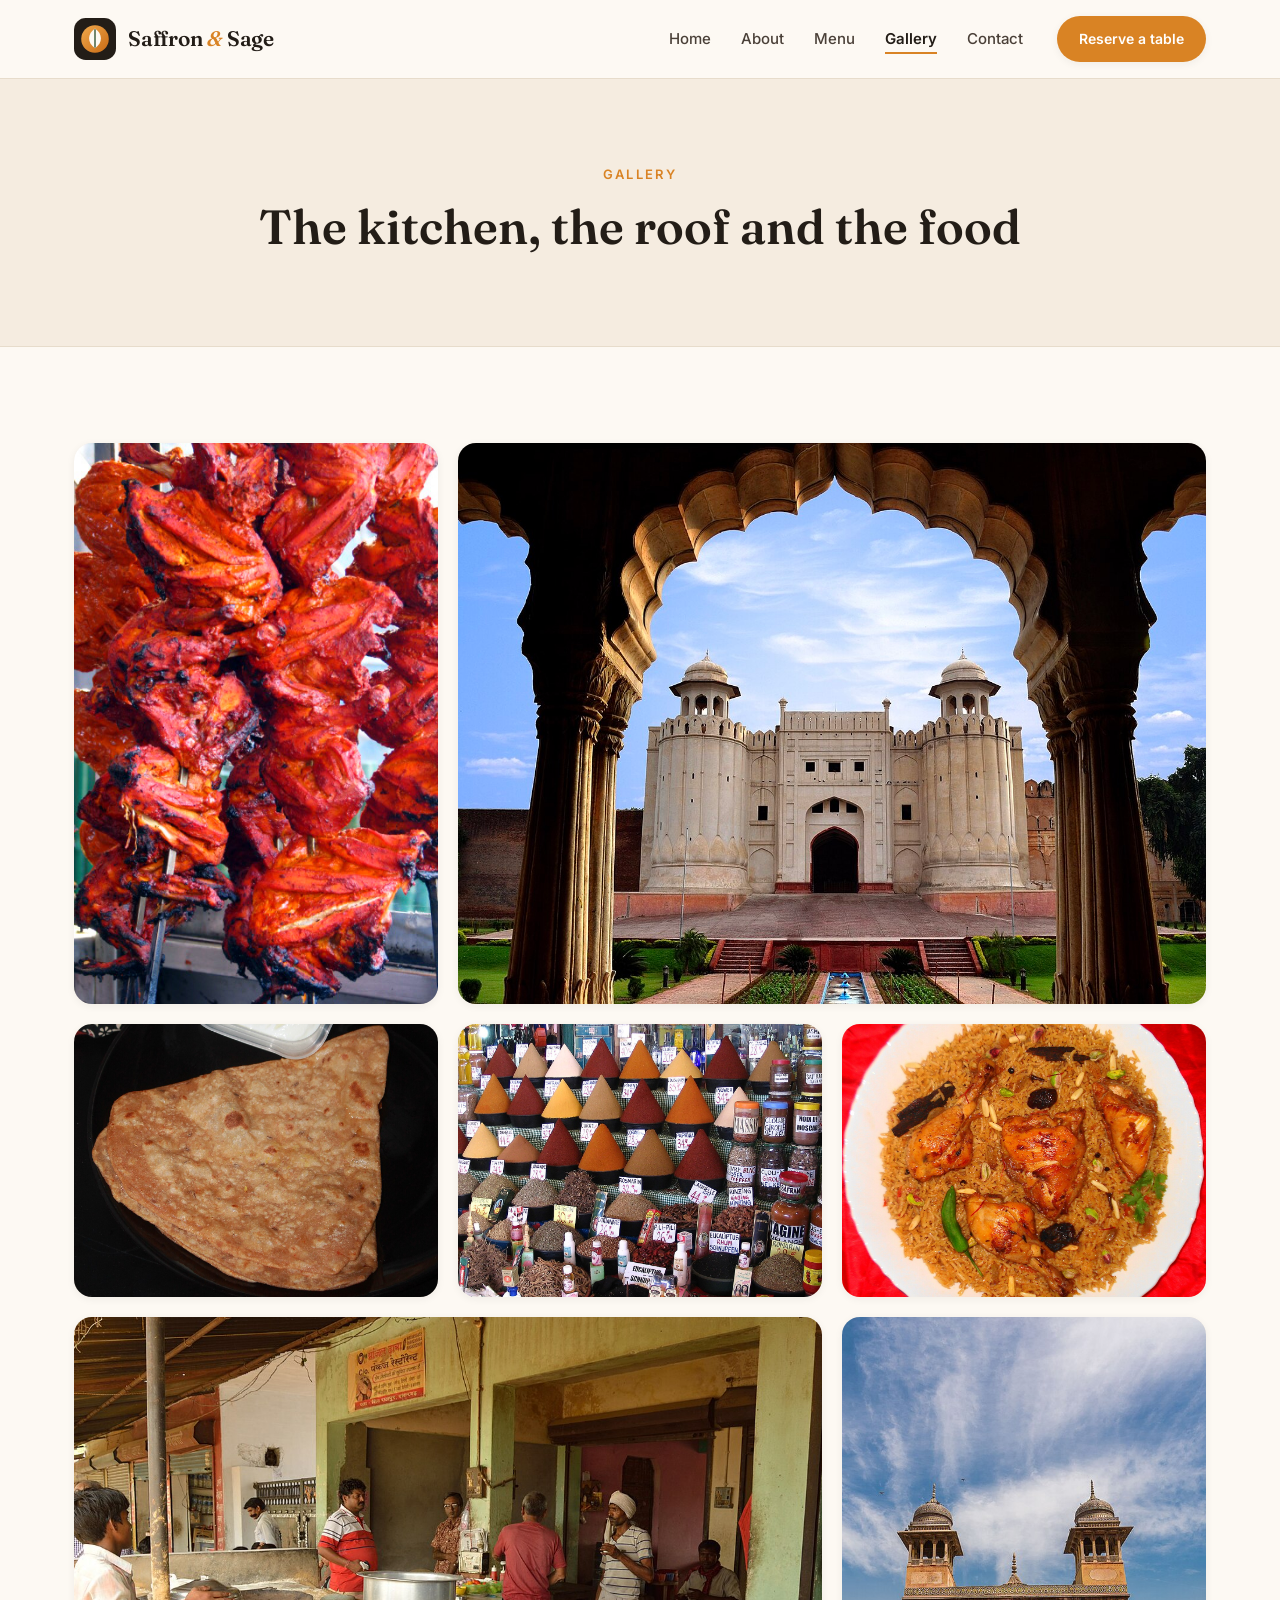
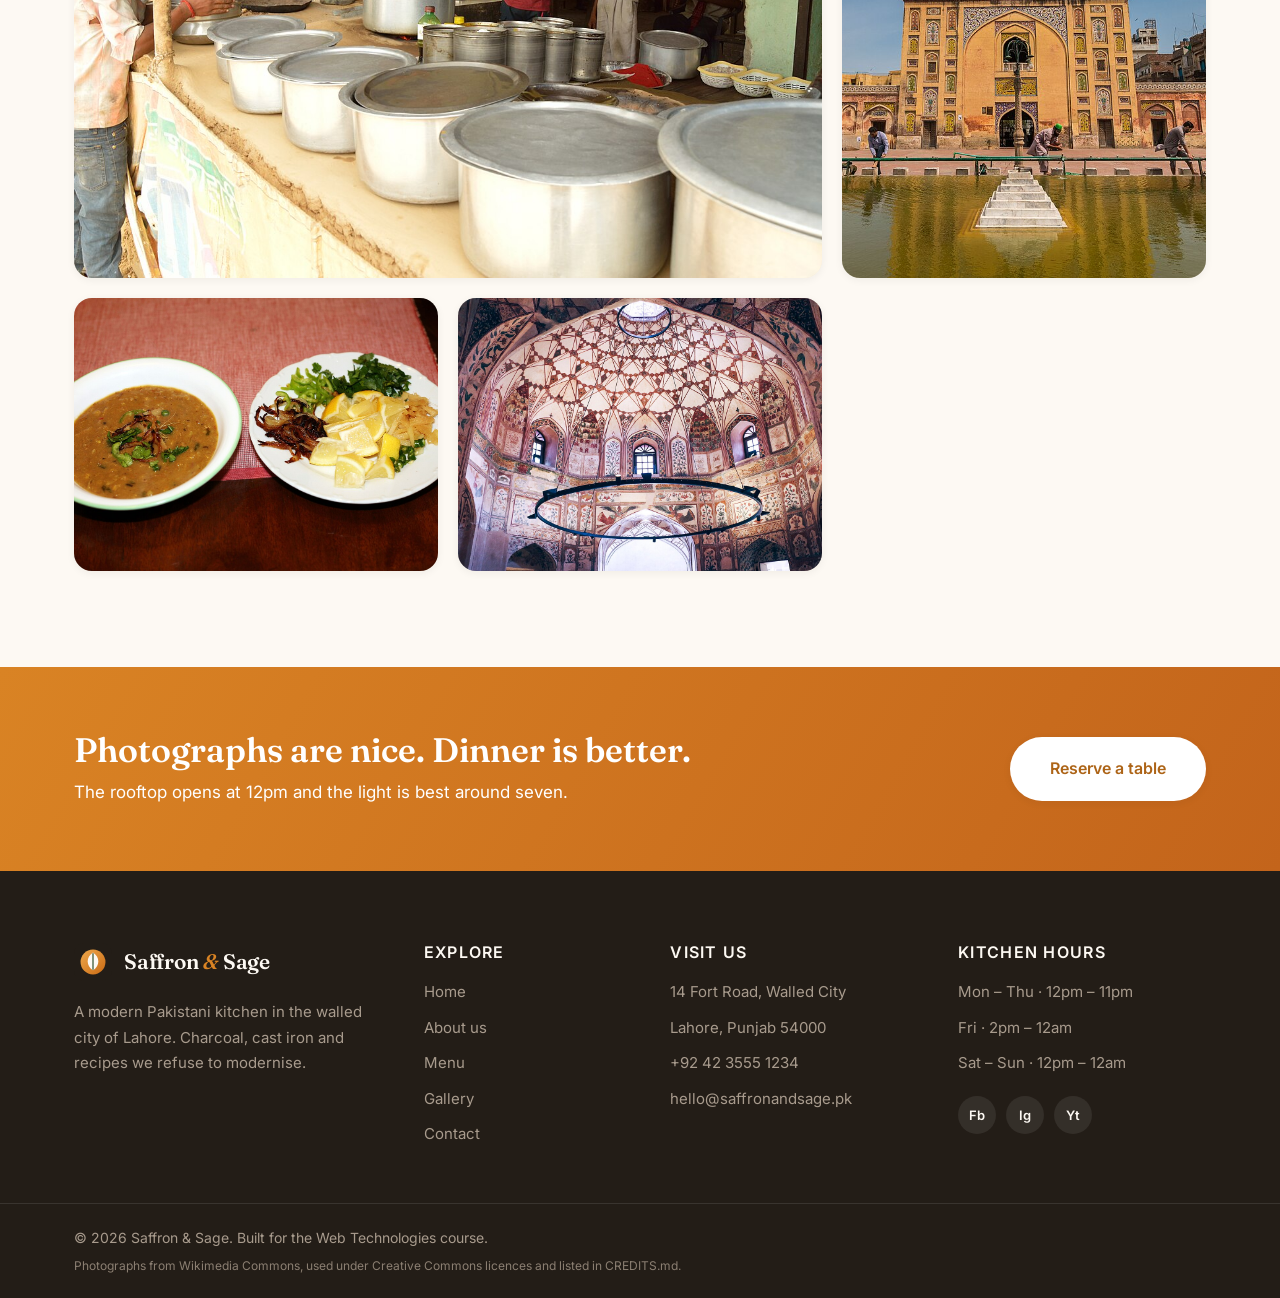
<file: gallery.html>
<!DOCTYPE html>
<html lang="en">
<head>
  <meta charset="UTF-8">
  <meta name="viewport" content="width=device-width, initial-scale=1.0">
  <title>Gallery | Saffron &amp; Sage</title>
  <meta name="description" content="Photographs of the Saffron &amp; Sage kitchen, rooftop, charcoal pit and the food that comes off it.">
  <link rel="icon" href="images/logo.svg" type="image/svg+xml">
  <link rel="stylesheet" href="css/style.css">
</head>
<body>

  <!-- ============ SITE HEADER ============ -->
  <header class="site-header" id="siteHeader">
    <div class="container header-inner">

      <a class="logo" href="index.html">
        <img src="images/logo.svg" alt="Saffron and Sage logo" width="42" height="42">
        <span class="logo-text">Saffron <em>&amp;</em> Sage</span>
      </a>

      <button class="nav-toggle" id="navToggle" aria-label="Open menu" aria-expanded="false" aria-controls="primaryNav">
        <span class="nav-toggle-bar"></span>
        <span class="nav-toggle-bar"></span>
        <span class="nav-toggle-bar"></span>
      </button>

      <nav class="main-nav" id="primaryNav" aria-label="Main navigation">
        <ul class="nav-list">
          <li><a href="index.html" class="nav-link">Home</a></li>
          <li><a href="about.html" class="nav-link">About</a></li>
          <li><a href="menu.html" class="nav-link">Menu</a></li>
          <li><a href="gallery.html" class="nav-link is-active">Gallery</a></li>
          <li><a href="contact.html" class="nav-link">Contact</a></li>
        </ul>
        <a href="contact.html" class="btn btn-primary btn-sm nav-cta">Reserve a table</a>
      </nav>

    </div>
  </header>

  <main>

    <!-- ============ PAGE BANNER ============ -->
    <section class="page-hero">
      <div class="container">
        <p class="eyebrow">Gallery</p>
        <h1 class="page-title">The kitchen, the roof and the food</h1>
      </div>
    </section>

    <!-- ============ GALLERY GRID ============ -->
    <section class="section">
      <div class="container">

        <div class="gallery-grid" id="galleryGrid">

          <button class="gallery-item" type="button" data-index="0"
                  data-caption="Chicken straight off the charcoal, seven in the evening, right before the rush.">
            <img src="images/gallery-1.jpg" alt="Tandoori chicken pieces resting after the grill">
            <span class="gallery-overlay">Off the charcoal</span>
          </button>

          <button class="gallery-item gallery-item-wide" type="button" data-index="1"
                  data-caption="The view our rooftop faces: Lahore Fort, ten minutes up the road.">
            <img src="images/gallery-2.jpg" alt="The gate of Lahore Fort seen through stone arches">
            <span class="gallery-overlay">What the rooftop faces</span>
          </button>

          <button class="gallery-item" type="button" data-index="2"
                  data-caption="Paratha on the tawa, turned by hand until both sides blister.">
            <img src="images/gallery-3.jpg" alt="A paratha cooking in a heavy black pan">
            <span class="gallery-overlay">Hot off the tawa</span>
          </button>

          <button class="gallery-item" type="button" data-index="3"
                  data-caption="Akbari Mandi at opening time, where we buy every spice we grind.">
            <img src="images/gallery-4.jpg" alt="Cones of coloured ground spices on a market stall">
            <span class="gallery-overlay">The morning masala</span>
          </button>

          <button class="gallery-item" type="button" data-index="4"
                  data-caption="Sindhi biryani plated with a wedge of lemon and raita on the side.">
            <img src="images/gallery-5.jpg" alt="A plated portion of biryani">
            <span class="gallery-overlay">Biryani, plated</span>
          </button>

          <button class="gallery-item gallery-item-wide" type="button" data-index="5"
                  data-caption="A dhaba on the same road — where our grandfather learned to cook.">
            <img src="images/gallery-6.jpg" alt="A roadside dhaba with cooking pots lined along the front">
            <span class="gallery-overlay">Where it started</span>
          </button>

          <button class="gallery-item" type="button" data-index="6"
                  data-caption="Wazir Khan Mosque, five minutes from our door and worth the walk.">
            <img src="images/gallery-7.jpg" alt="The tiled courtyard and minarets of Wazir Khan Mosque">
            <span class="gallery-overlay">Our neighbourhood</span>
          </button>

          <button class="gallery-item" type="button" data-index="7"
                  data-caption="Haleem, stirred for six hours, served the moment it is ready.">
            <img src="images/gallery-8.jpg" alt="Bowls of haleem topped with fried onion and lemon">
            <span class="gallery-overlay">Six hours of stirring</span>
          </button>

          <button class="gallery-item" type="button" data-index="8"
                  data-caption="The painted ceiling of the Shahi Hammam, restored just behind our street.">
            <img src="images/gallery-9.jpg" alt="The painted and tiled ceiling of the Shahi Hammam">
            <span class="gallery-overlay">Ceilings worth a look</span>
          </button>

        </div>

      </div>
    </section>

    <!-- ============ LIGHTBOX (opened by JavaScript) ============ -->
    <div class="lightbox" id="lightbox" hidden>
      <div class="lightbox-dialog" role="dialog" aria-modal="true" aria-label="Photograph viewer">

        <button class="lightbox-close" id="lightboxClose" type="button" aria-label="Close viewer">&times;</button>

        <button class="lightbox-nav lightbox-prev" id="lightboxPrev" type="button" aria-label="Previous photograph">&#8249;</button>

        <figure class="lightbox-figure">
          <!-- src and alt are filled in by gallery.js when a photo is opened -->
          <img alt="" class="lightbox-image" id="lightboxImage">
          <figcaption class="lightbox-caption" id="lightboxCaption"></figcaption>
        </figure>

        <button class="lightbox-nav lightbox-next" id="lightboxNext" type="button" aria-label="Next photograph">&#8250;</button>

        <p class="lightbox-counter" id="lightboxCounter"></p>

      </div>
    </div>

    <!-- ============ CALL TO ACTION ============ -->
    <section class="cta-band">
      <div class="container cta-inner">
        <div>
          <h2 class="cta-title">Photographs are nice. Dinner is better.</h2>
          <p>The rooftop opens at 12pm and the light is best around seven.</p>
        </div>
        <a href="contact.html" class="btn btn-primary btn-lg">Reserve a table</a>
      </div>
    </section>

  </main>

  <!-- ============ SITE FOOTER ============ -->
  <footer class="site-footer">
    <div class="container footer-grid">

      <div class="footer-col">
        <a class="logo logo-footer" href="index.html">
          <img src="images/logo.svg" alt="" width="38" height="38">
          <span class="logo-text">Saffron <em>&amp;</em> Sage</span>
        </a>
        <p class="footer-about">A modern Pakistani kitchen in the walled city of Lahore. Charcoal, cast iron and recipes we refuse to modernise.</p>
      </div>

      <div class="footer-col">
        <h3 class="footer-title">Explore</h3>
        <ul class="footer-list">
          <li><a href="index.html">Home</a></li>
          <li><a href="about.html">About us</a></li>
          <li><a href="menu.html">Menu</a></li>
          <li><a href="gallery.html">Gallery</a></li>
          <li><a href="contact.html">Contact</a></li>
        </ul>
      </div>

      <div class="footer-col">
        <h3 class="footer-title">Visit us</h3>
        <ul class="footer-list">
          <li>14 Fort Road, Walled City</li>
          <li>Lahore, Punjab 54000</li>
          <li><a href="tel:+924235551234">+92 42 3555 1234</a></li>
          <li><a href="mailto:hello@saffronandsage.pk">hello@saffronandsage.pk</a></li>
        </ul>
      </div>

      <div class="footer-col">
        <h3 class="footer-title">Kitchen hours</h3>
        <ul class="footer-list">
          <li>Mon &ndash; Thu &middot; 12pm &ndash; 11pm</li>
          <li>Fri &middot; 2pm &ndash; 12am</li>
          <li>Sat &ndash; Sun &middot; 12pm &ndash; 12am</li>
        </ul>
        <ul class="social-list">
          <li><a href="#" aria-label="Facebook">Fb</a></li>
          <li><a href="#" aria-label="Instagram">Ig</a></li>
          <li><a href="#" aria-label="YouTube">Yt</a></li>
        </ul>
      </div>

    </div>

    <div class="footer-bottom">
      <div class="container">
        <p>&copy; <span id="year">2026</span> Saffron &amp; Sage. Built for the Web Technologies course.</p>
        <p class="footer-credit">Photographs from Wikimedia Commons, used under Creative Commons licences and listed in CREDITS.md.</p>
      </div>
    </div>
  </footer>

  <!-- Back-to-top button, shown by JavaScript after scrolling -->
  <button class="back-to-top" id="backToTop" type="button" aria-label="Back to top">&#8593;</button>

  <!-- Scripts are at the end of the body so the HTML above already exists -->
  <script src="js/main.js"></script>
  <script src="js/gallery.js"></script>

</body>
</html>
</file>
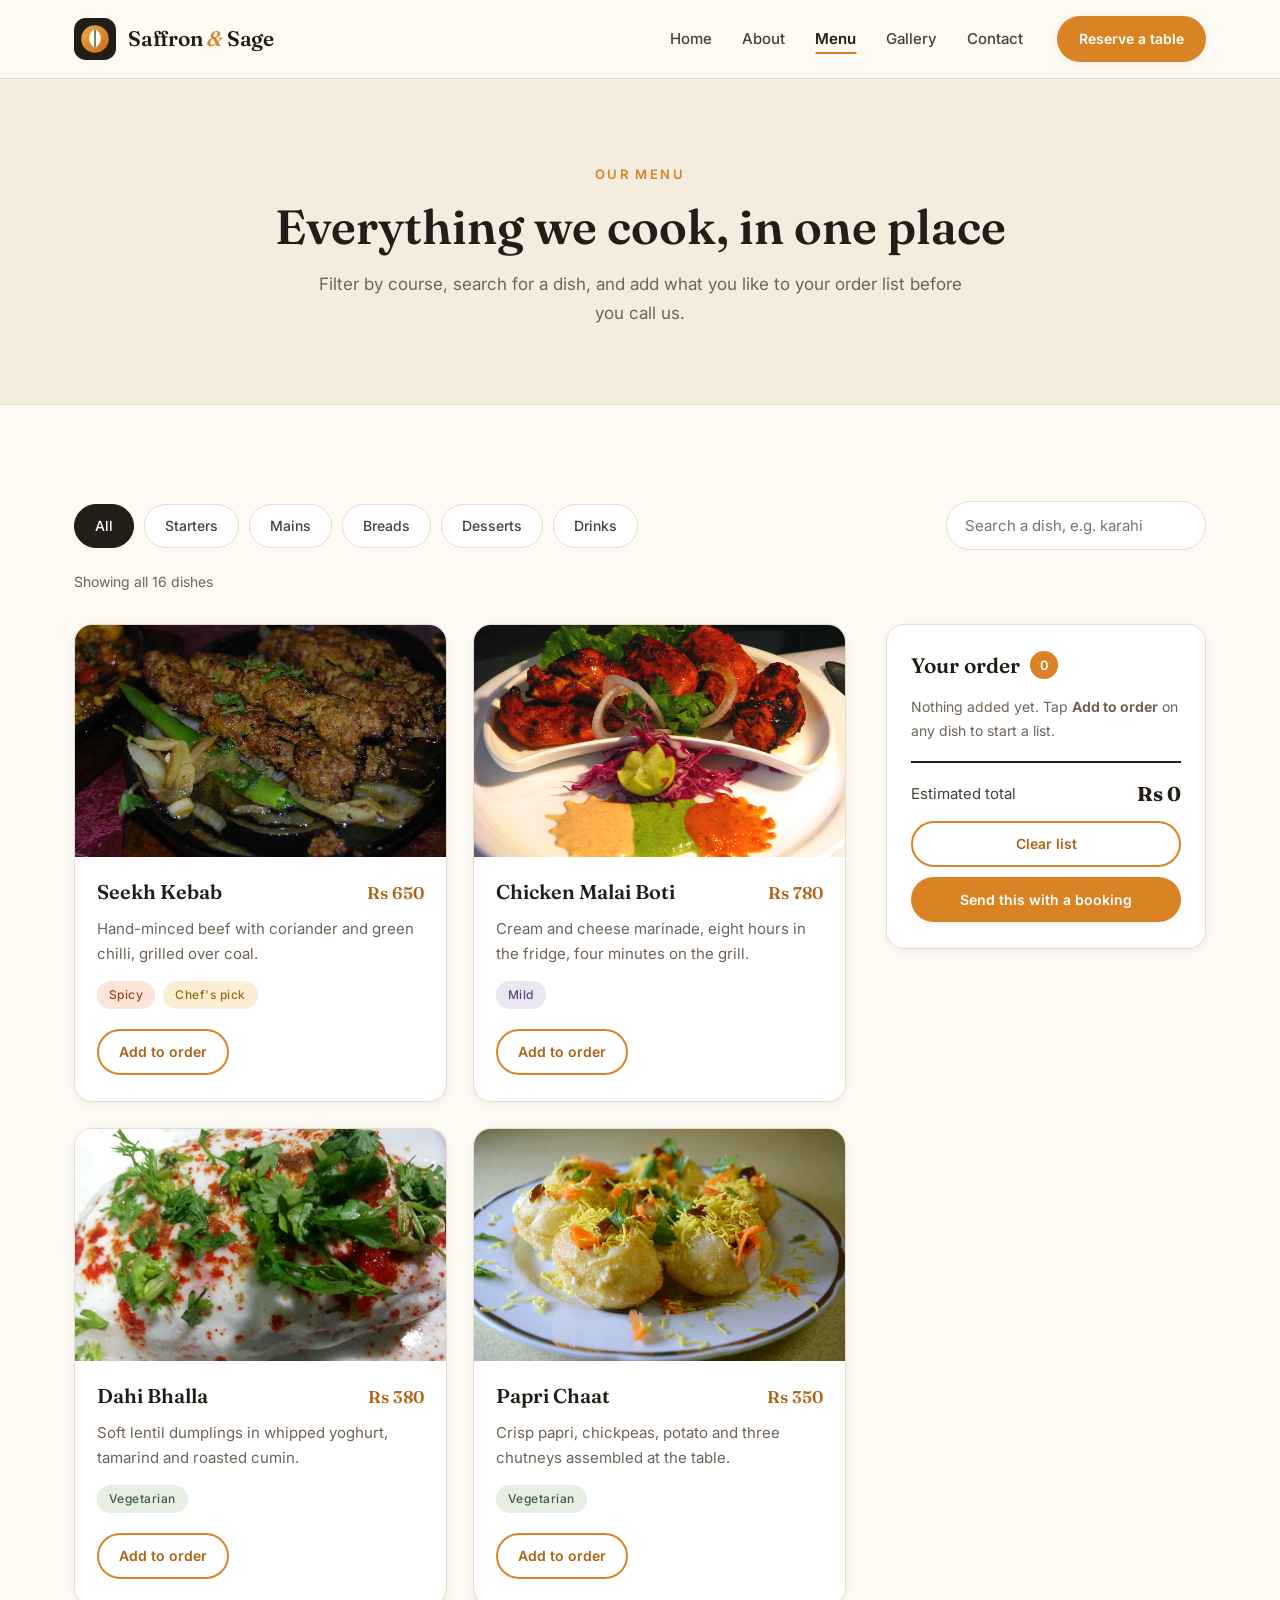
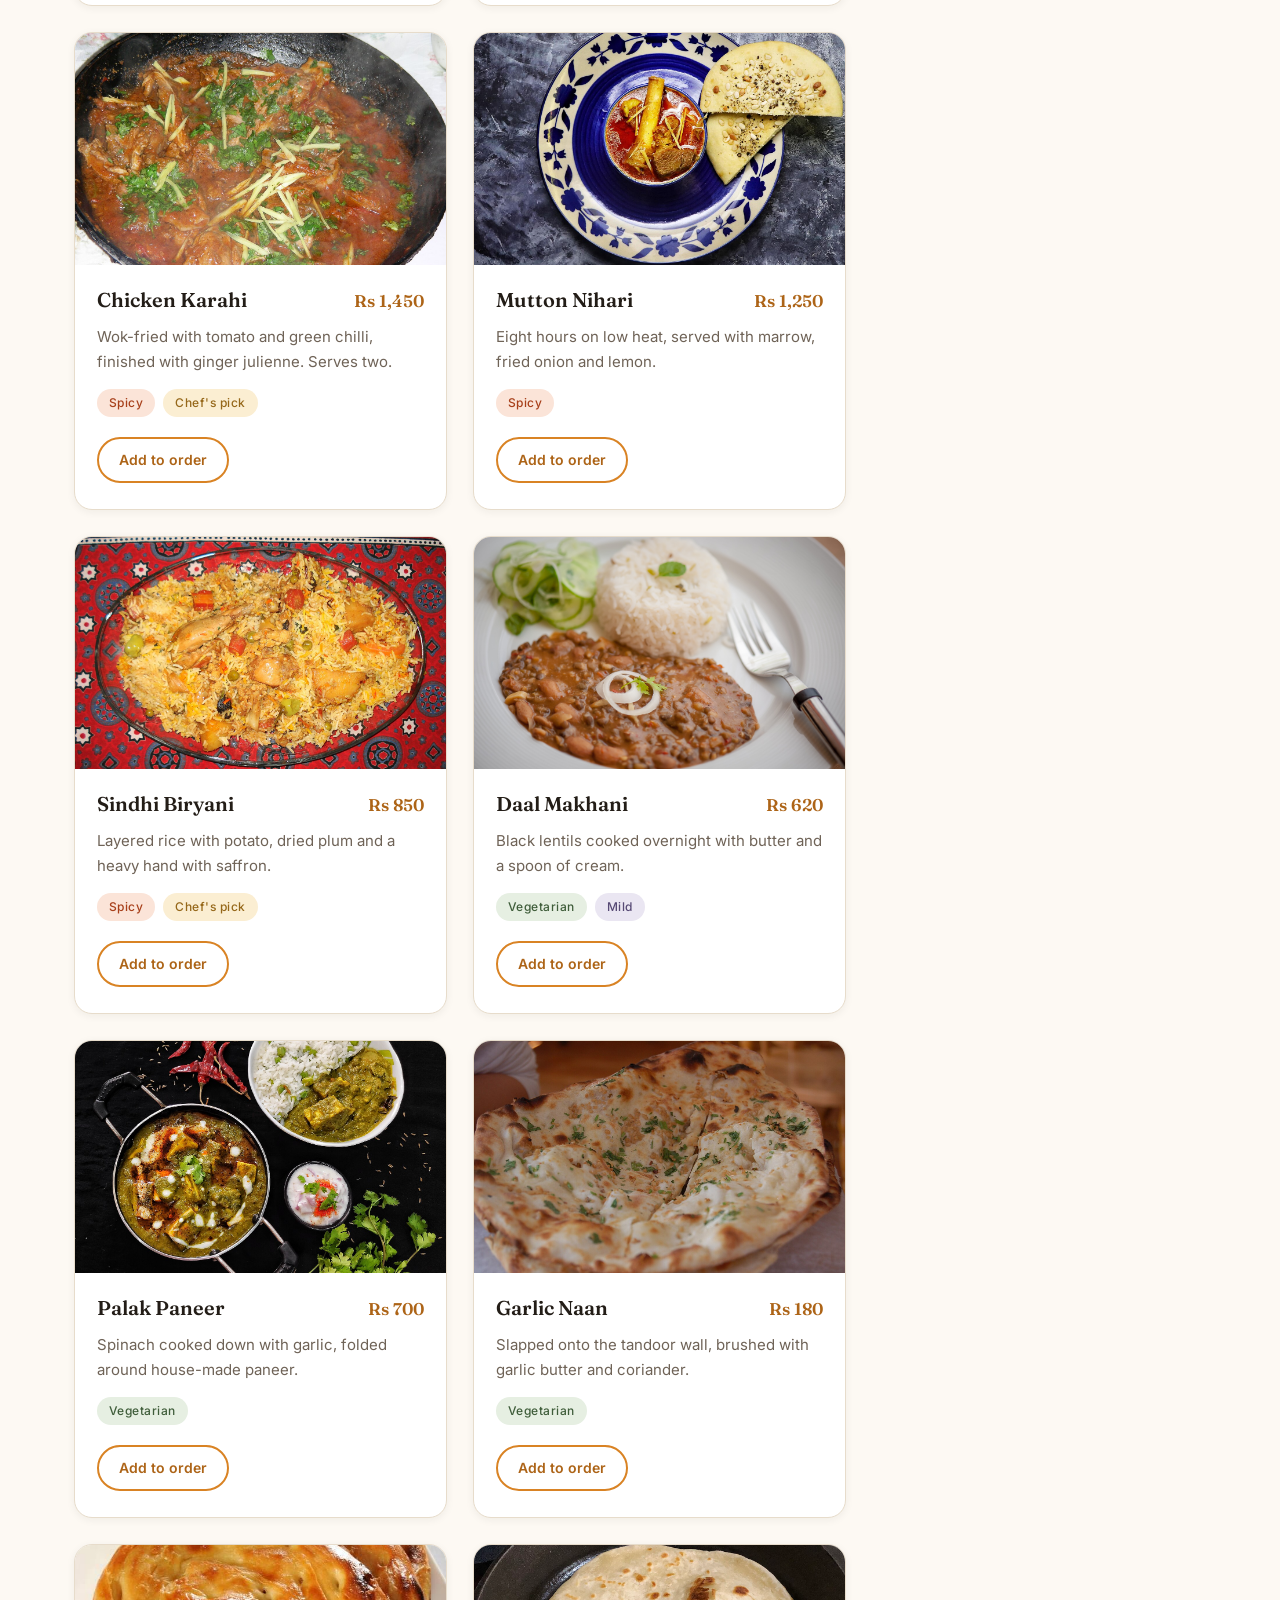
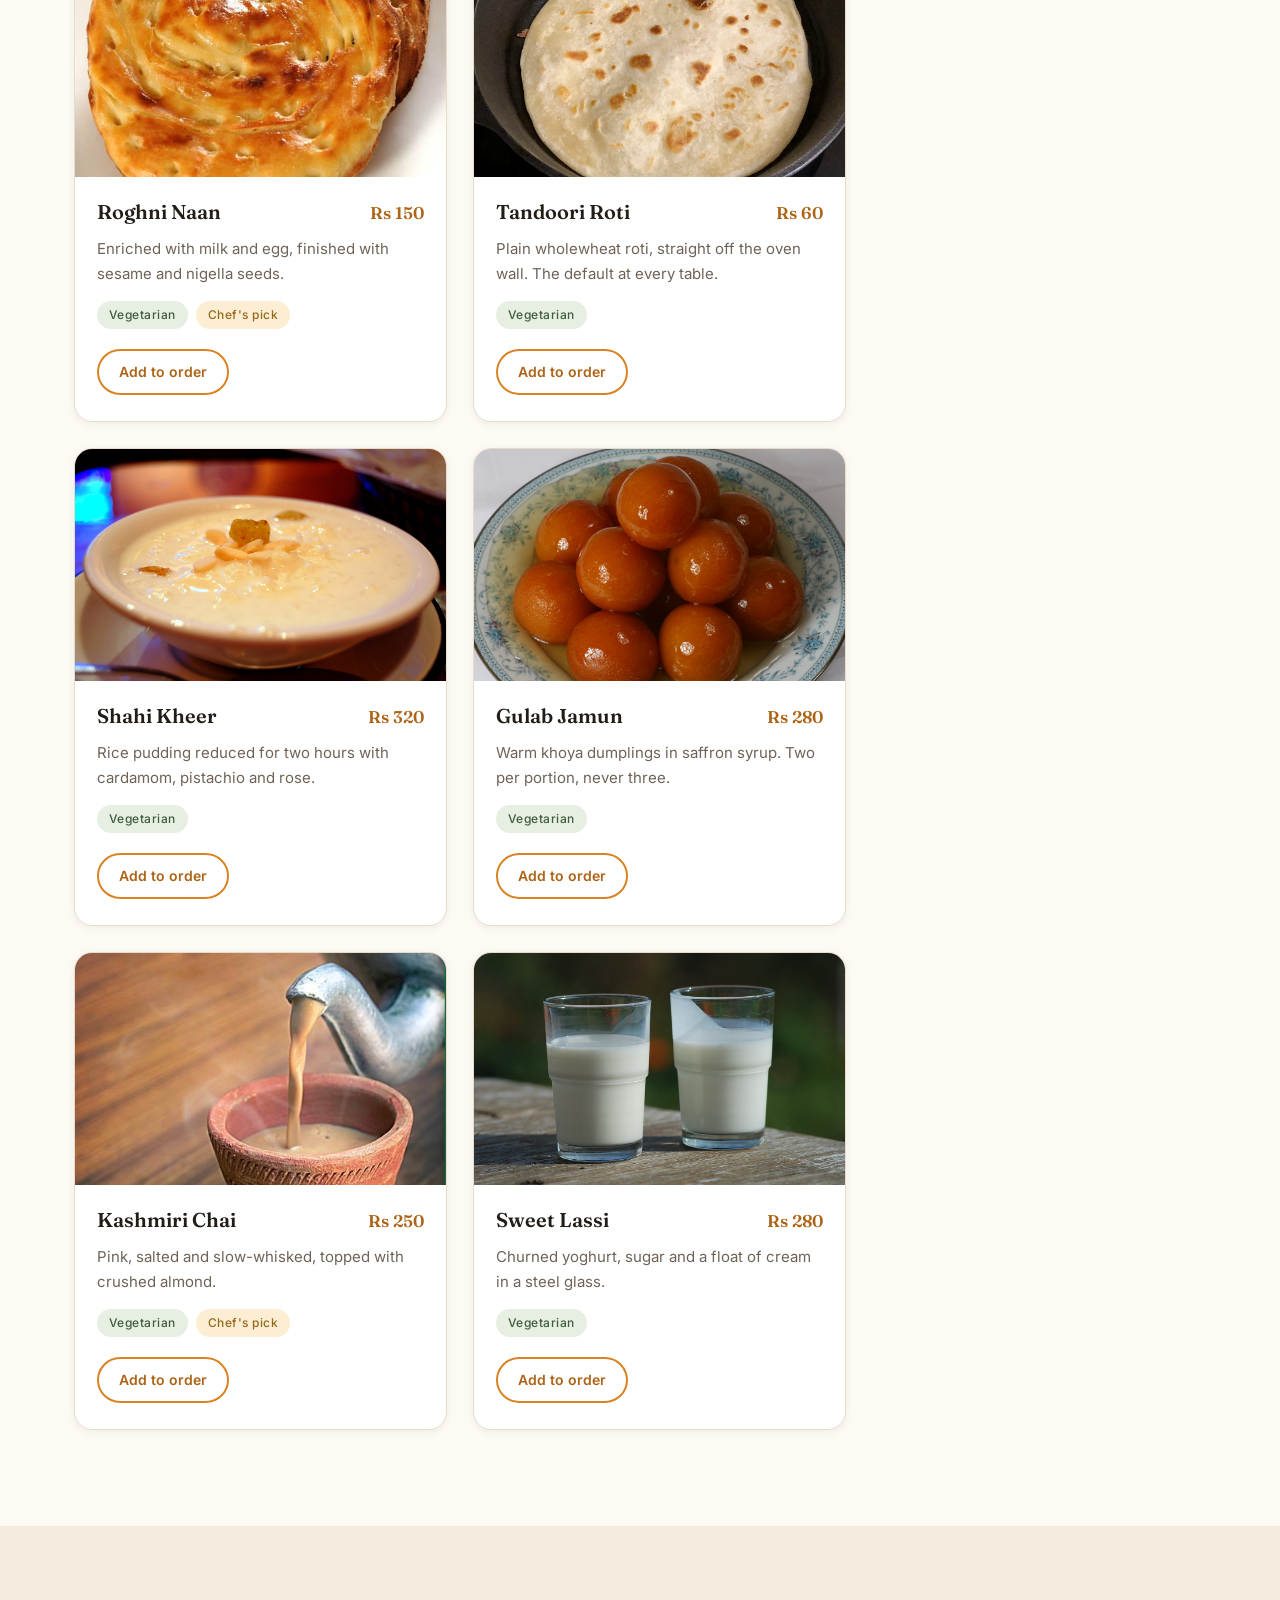
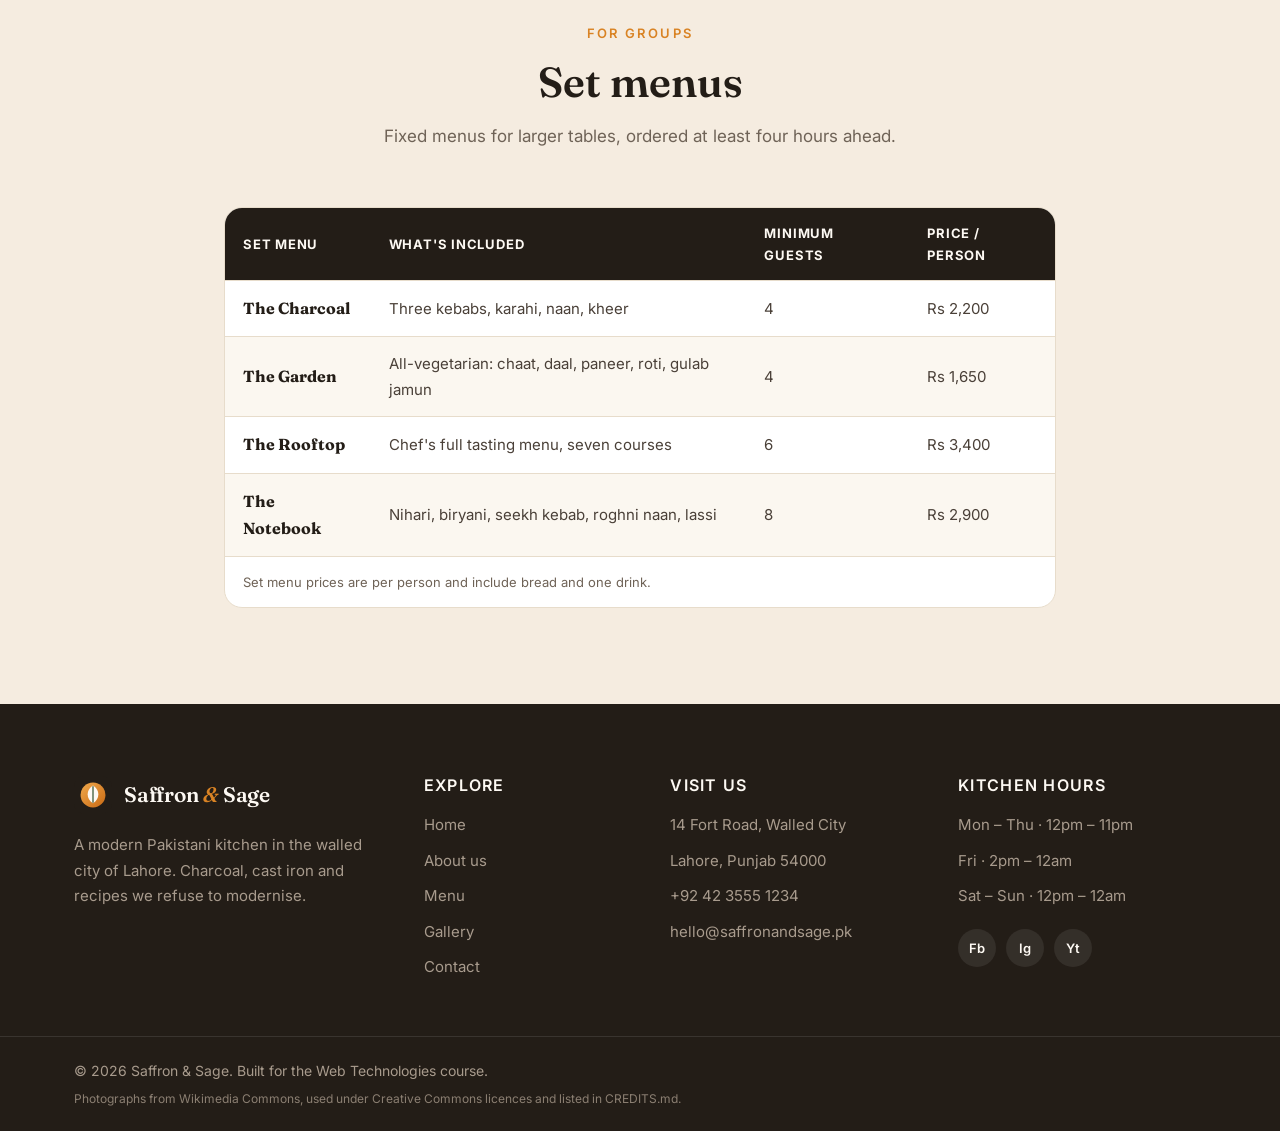
<file: menu.html>
<!DOCTYPE html>
<html lang="en">
<head>
  <meta charset="UTF-8">
  <meta name="viewport" content="width=device-width, initial-scale=1.0">
  <title>Menu | Saffron &amp; Sage</title>
  <meta name="description" content="Browse the full Saffron &amp; Sage menu — starters, charcoal mains, tandoor breads, desserts and drinks. Filter by course and build your order.">
  <link rel="icon" href="images/logo.svg" type="image/svg+xml">
  <link rel="stylesheet" href="css/style.css">
</head>
<body>

  <!-- ============ SITE HEADER ============ -->
  <header class="site-header" id="siteHeader">
    <div class="container header-inner">

      <a class="logo" href="index.html">
        <img src="images/logo.svg" alt="Saffron and Sage logo" width="42" height="42">
        <span class="logo-text">Saffron <em>&amp;</em> Sage</span>
      </a>

      <button class="nav-toggle" id="navToggle" aria-label="Open menu" aria-expanded="false" aria-controls="primaryNav">
        <span class="nav-toggle-bar"></span>
        <span class="nav-toggle-bar"></span>
        <span class="nav-toggle-bar"></span>
      </button>

      <nav class="main-nav" id="primaryNav" aria-label="Main navigation">
        <ul class="nav-list">
          <li><a href="index.html" class="nav-link">Home</a></li>
          <li><a href="about.html" class="nav-link">About</a></li>
          <li><a href="menu.html" class="nav-link is-active">Menu</a></li>
          <li><a href="gallery.html" class="nav-link">Gallery</a></li>
          <li><a href="contact.html" class="nav-link">Contact</a></li>
        </ul>
        <a href="contact.html" class="btn btn-primary btn-sm nav-cta">Reserve a table</a>
      </nav>

    </div>
  </header>

  <main>

    <!-- ============ PAGE BANNER ============ -->
    <section class="page-hero">
      <div class="container">
        <p class="eyebrow">Our menu</p>
        <h1 class="page-title">Everything we cook, in one place</h1>
        <p class="page-subtitle">Filter by course, search for a dish, and add what you like to your order list before you call us.</p>
      </div>
    </section>

    <!-- ============ MENU + ORDER PANEL ============ -->
    <section class="section">
      <div class="container">

        <!-- Toolbar: category filter buttons + live search box -->
        <div class="menu-toolbar">
          <div class="filter-group" id="filterGroup" role="group" aria-label="Filter dishes by course">
            <button class="filter-btn is-active" data-filter="all">All</button>
            <button class="filter-btn" data-filter="starters">Starters</button>
            <button class="filter-btn" data-filter="mains">Mains</button>
            <button class="filter-btn" data-filter="breads">Breads</button>
            <button class="filter-btn" data-filter="desserts">Desserts</button>
            <button class="filter-btn" data-filter="drinks">Drinks</button>
          </div>

          <div class="search-box">
            <label for="dishSearch" class="sr-only">Search dishes</label>
            <input type="search" id="dishSearch" class="search-input" placeholder="Search a dish, e.g. karahi">
          </div>
        </div>

        <p class="result-count" id="resultCount">Showing all 16 dishes</p>

        <div class="menu-layout">

          <!-- ---- Dish grid ---- -->
          <div class="menu-grid" id="menuGrid">

            <!-- STARTERS -->
            <article class="card menu-card" data-category="starters">
              <img src="images/dish-seekh.jpg" alt="Seekh kebabs on a sizzling platter" class="menu-image">
              <div class="menu-body">
                <div class="menu-head">
                  <h3 class="menu-name">Seekh Kebab</h3>
                  <span class="menu-price">Rs 650</span>
                </div>
                <p class="menu-desc">Hand-minced beef with coriander and green chilli, grilled over coal.</p>
                <ul class="tag-list">
                  <li class="tag tag-hot">Spicy</li>
                  <li class="tag tag-pick">Chef's pick</li>
                </ul>
                <button class="btn btn-outline btn-sm add-btn" data-name="Seekh Kebab" data-price="650">Add to order</button>
              </div>
            </article>

            <article class="card menu-card" data-category="starters">
              <img src="images/dish-boti.jpg" alt="Grilled chicken tikka pieces plated with salad" class="menu-image">
              <div class="menu-body">
                <div class="menu-head">
                  <h3 class="menu-name">Chicken Malai Boti</h3>
                  <span class="menu-price">Rs 780</span>
                </div>
                <p class="menu-desc">Cream and cheese marinade, eight hours in the fridge, four minutes on the grill.</p>
                <ul class="tag-list">
                  <li class="tag tag-mild">Mild</li>
                </ul>
                <button class="btn btn-outline btn-sm add-btn" data-name="Chicken Malai Boti" data-price="780">Add to order</button>
              </div>
            </article>

            <article class="card menu-card" data-category="starters">
              <img src="images/dish-bhalla.png" alt="Dahi bhalla covered in whipped yoghurt and chutney" class="menu-image">
              <div class="menu-body">
                <div class="menu-head">
                  <h3 class="menu-name">Dahi Bhalla</h3>
                  <span class="menu-price">Rs 380</span>
                </div>
                <p class="menu-desc">Soft lentil dumplings in whipped yoghurt, tamarind and roasted cumin.</p>
                <ul class="tag-list">
                  <li class="tag tag-veg">Vegetarian</li>
                </ul>
                <button class="btn btn-outline btn-sm add-btn" data-name="Dahi Bhalla" data-price="380">Add to order</button>
              </div>
            </article>

            <article class="card menu-card" data-category="starters">
              <img src="images/dish-chaat.jpg" alt="Papri chaat topped with yoghurt, sev and chutney" class="menu-image">
              <div class="menu-body">
                <div class="menu-head">
                  <h3 class="menu-name">Papri Chaat</h3>
                  <span class="menu-price">Rs 350</span>
                </div>
                <p class="menu-desc">Crisp papri, chickpeas, potato and three chutneys assembled at the table.</p>
                <ul class="tag-list">
                  <li class="tag tag-veg">Vegetarian</li>
                </ul>
                <button class="btn btn-outline btn-sm add-btn" data-name="Papri Chaat" data-price="350">Add to order</button>
              </div>
            </article>

            <!-- MAINS -->
            <article class="card menu-card" data-category="mains">
              <img src="images/dish-karahi.jpg" alt="Chicken karahi in a black iron wok with ginger on top" class="menu-image">
              <div class="menu-body">
                <div class="menu-head">
                  <h3 class="menu-name">Chicken Karahi</h3>
                  <span class="menu-price">Rs 1,450</span>
                </div>
                <p class="menu-desc">Wok-fried with tomato and green chilli, finished with ginger julienne. Serves two.</p>
                <ul class="tag-list">
                  <li class="tag tag-hot">Spicy</li>
                  <li class="tag tag-pick">Chef's pick</li>
                </ul>
                <button class="btn btn-outline btn-sm add-btn" data-name="Chicken Karahi" data-price="1450">Add to order</button>
              </div>
            </article>

            <article class="card menu-card" data-category="mains">
              <img src="images/dish-nihari.jpg" alt="Nihari served in a bowl with naan alongside" class="menu-image">
              <div class="menu-body">
                <div class="menu-head">
                  <h3 class="menu-name">Mutton Nihari</h3>
                  <span class="menu-price">Rs 1,250</span>
                </div>
                <p class="menu-desc">Eight hours on low heat, served with marrow, fried onion and lemon.</p>
                <ul class="tag-list">
                  <li class="tag tag-hot">Spicy</li>
                </ul>
                <button class="btn btn-outline btn-sm add-btn" data-name="Mutton Nihari" data-price="1250">Add to order</button>
              </div>
            </article>

            <article class="card menu-card" data-category="mains">
              <img src="images/dish-biryani.jpg" alt="Sindhi biryani plated with chicken and whole spices" class="menu-image">
              <div class="menu-body">
                <div class="menu-head">
                  <h3 class="menu-name">Sindhi Biryani</h3>
                  <span class="menu-price">Rs 850</span>
                </div>
                <p class="menu-desc">Layered rice with potato, dried plum and a heavy hand with saffron.</p>
                <ul class="tag-list">
                  <li class="tag tag-hot">Spicy</li>
                  <li class="tag tag-pick">Chef's pick</li>
                </ul>
                <button class="btn btn-outline btn-sm add-btn" data-name="Sindhi Biryani" data-price="850">Add to order</button>
              </div>
            </article>

            <article class="card menu-card" data-category="mains">
              <img src="images/dish-daal.jpg" alt="Dal makhani served with plain rice" class="menu-image">
              <div class="menu-body">
                <div class="menu-head">
                  <h3 class="menu-name">Daal Makhani</h3>
                  <span class="menu-price">Rs 620</span>
                </div>
                <p class="menu-desc">Black lentils cooked overnight with butter and a spoon of cream.</p>
                <ul class="tag-list">
                  <li class="tag tag-veg">Vegetarian</li>
                  <li class="tag tag-mild">Mild</li>
                </ul>
                <button class="btn btn-outline btn-sm add-btn" data-name="Daal Makhani" data-price="620">Add to order</button>
              </div>
            </article>

            <article class="card menu-card" data-category="mains">
              <img src="images/dish-paneer.jpg" alt="Palak paneer served as part of a full thali" class="menu-image">
              <div class="menu-body">
                <div class="menu-head">
                  <h3 class="menu-name">Palak Paneer</h3>
                  <span class="menu-price">Rs 700</span>
                </div>
                <p class="menu-desc">Spinach cooked down with garlic, folded around house-made paneer.</p>
                <ul class="tag-list">
                  <li class="tag tag-veg">Vegetarian</li>
                </ul>
                <button class="btn btn-outline btn-sm add-btn" data-name="Palak Paneer" data-price="700">Add to order</button>
              </div>
            </article>

            <!-- BREADS -->
            <article class="card menu-card" data-category="breads">
              <img src="images/dish-naan.jpg" alt="A fresh naan brushed with butter and coriander" class="menu-image">
              <div class="menu-body">
                <div class="menu-head">
                  <h3 class="menu-name">Garlic Naan</h3>
                  <span class="menu-price">Rs 180</span>
                </div>
                <p class="menu-desc">Slapped onto the tandoor wall, brushed with garlic butter and coriander.</p>
                <ul class="tag-list">
                  <li class="tag tag-veg">Vegetarian</li>
                </ul>
                <button class="btn btn-outline btn-sm add-btn" data-name="Garlic Naan" data-price="180">Add to order</button>
              </div>
            </article>

            <article class="card menu-card" data-category="breads">
              <img src="images/dish-roghni.jpg" alt="A roghni naan glazed and baked to a deep gold" class="menu-image">
              <div class="menu-body">
                <div class="menu-head">
                  <h3 class="menu-name">Roghni Naan</h3>
                  <span class="menu-price">Rs 150</span>
                </div>
                <p class="menu-desc">Enriched with milk and egg, finished with sesame and nigella seeds.</p>
                <ul class="tag-list">
                  <li class="tag tag-veg">Vegetarian</li>
                  <li class="tag tag-pick">Chef's pick</li>
                </ul>
                <button class="btn btn-outline btn-sm add-btn" data-name="Roghni Naan" data-price="150">Add to order</button>
              </div>
            </article>

            <article class="card menu-card" data-category="breads">
              <img src="images/dish-roti.jpg" alt="A tandoori roti resting in a heavy pan" class="menu-image">
              <div class="menu-body">
                <div class="menu-head">
                  <h3 class="menu-name">Tandoori Roti</h3>
                  <span class="menu-price">Rs 60</span>
                </div>
                <p class="menu-desc">Plain wholewheat roti, straight off the oven wall. The default at every table.</p>
                <ul class="tag-list">
                  <li class="tag tag-veg">Vegetarian</li>
                </ul>
                <button class="btn btn-outline btn-sm add-btn" data-name="Tandoori Roti" data-price="60">Add to order</button>
              </div>
            </article>

            <!-- DESSERTS -->
            <article class="card menu-card" data-category="desserts">
              <img src="images/dish-kheer.jpg" alt="A bowl of kheer topped with nuts" class="menu-image">
              <div class="menu-body">
                <div class="menu-head">
                  <h3 class="menu-name">Shahi Kheer</h3>
                  <span class="menu-price">Rs 320</span>
                </div>
                <p class="menu-desc">Rice pudding reduced for two hours with cardamom, pistachio and rose.</p>
                <ul class="tag-list">
                  <li class="tag tag-veg">Vegetarian</li>
                </ul>
                <button class="btn btn-outline btn-sm add-btn" data-name="Shahi Kheer" data-price="320">Add to order</button>
              </div>
            </article>

            <article class="card menu-card" data-category="desserts">
              <img src="images/dish-gulab.jpg" alt="Gulab jamun sitting in warm syrup" class="menu-image">
              <div class="menu-body">
                <div class="menu-head">
                  <h3 class="menu-name">Gulab Jamun</h3>
                  <span class="menu-price">Rs 280</span>
                </div>
                <p class="menu-desc">Warm khoya dumplings in saffron syrup. Two per portion, never three.</p>
                <ul class="tag-list">
                  <li class="tag tag-veg">Vegetarian</li>
                </ul>
                <button class="btn btn-outline btn-sm add-btn" data-name="Gulab Jamun" data-price="280">Add to order</button>
              </div>
            </article>

            <!-- DRINKS -->
            <article class="card menu-card" data-category="drinks">
              <img src="images/dish-chai.jpg" alt="Chai being poured into a clay cup" class="menu-image">
              <div class="menu-body">
                <div class="menu-head">
                  <h3 class="menu-name">Kashmiri Chai</h3>
                  <span class="menu-price">Rs 250</span>
                </div>
                <p class="menu-desc">Pink, salted and slow-whisked, topped with crushed almond.</p>
                <ul class="tag-list">
                  <li class="tag tag-veg">Vegetarian</li>
                  <li class="tag tag-pick">Chef's pick</li>
                </ul>
                <button class="btn btn-outline btn-sm add-btn" data-name="Kashmiri Chai" data-price="250">Add to order</button>
              </div>
            </article>

            <article class="card menu-card" data-category="drinks">
              <img src="images/dish-lassi.jpg" alt="Two tall glasses of freshly churned lassi" class="menu-image">
              <div class="menu-body">
                <div class="menu-head">
                  <h3 class="menu-name">Sweet Lassi</h3>
                  <span class="menu-price">Rs 280</span>
                </div>
                <p class="menu-desc">Churned yoghurt, sugar and a float of cream in a steel glass.</p>
                <ul class="tag-list">
                  <li class="tag tag-veg">Vegetarian</li>
                </ul>
                <button class="btn btn-outline btn-sm add-btn" data-name="Sweet Lassi" data-price="280">Add to order</button>
              </div>
            </article>

            <!-- Message shown by JavaScript when a search matches nothing -->
            <p class="empty-message" id="emptyMessage" hidden>No dish matches that search. Try &ldquo;naan&rdquo; or &ldquo;chai&rdquo;.</p>

          </div>

          <!-- ---- Order panel (filled in by JavaScript) ---- -->
          <aside class="order-panel" id="orderPanel" aria-label="Your order">
            <h2 class="order-title">Your order <span class="order-count" id="orderCount">0</span></h2>

            <p class="order-empty" id="orderEmpty">Nothing added yet. Tap <strong>Add to order</strong> on any dish to start a list.</p>

            <ul class="order-list" id="orderList"></ul>

            <div class="order-total">
              <span>Estimated total</span>
              <strong id="orderTotal">Rs 0</strong>
            </div>

            <button class="btn btn-outline btn-sm btn-block" id="clearOrder" type="button">Clear list</button>
            <a href="contact.html" class="btn btn-primary btn-sm btn-block">Send this with a booking</a>
          </aside>

        </div>
      </div>
    </section>

    <!-- ============ SET MENUS TABLE ============ -->
    <section class="section section-alt">
      <div class="container narrow">

        <header class="section-head">
          <p class="eyebrow">For groups</p>
          <h2 class="section-title">Set menus</h2>
          <p class="section-subtitle">Fixed menus for larger tables, ordered at least four hours ahead.</p>
        </header>

        <div class="table-wrap">
          <table class="data-table">
            <caption>Set menu prices are per person and include bread and one drink.</caption>
            <thead>
              <tr>
                <th scope="col">Set menu</th>
                <th scope="col">What's included</th>
                <th scope="col">Minimum guests</th>
                <th scope="col">Price / person</th>
              </tr>
            </thead>
            <tbody>
              <tr>
                <th scope="row">The Charcoal</th>
                <td>Three kebabs, karahi, naan, kheer</td>
                <td>4</td>
                <td>Rs 2,200</td>
              </tr>
              <tr>
                <th scope="row">The Garden</th>
                <td>All-vegetarian: chaat, daal, paneer, roti, gulab jamun</td>
                <td>4</td>
                <td>Rs 1,650</td>
              </tr>
              <tr>
                <th scope="row">The Rooftop</th>
                <td>Chef's full tasting menu, seven courses</td>
                <td>6</td>
                <td>Rs 3,400</td>
              </tr>
              <tr>
                <th scope="row">The Notebook</th>
                <td>Nihari, biryani, seekh kebab, roghni naan, lassi</td>
                <td>8</td>
                <td>Rs 2,900</td>
              </tr>
            </tbody>
          </table>
        </div>

      </div>
    </section>

  </main>

  <!-- ============ SITE FOOTER ============ -->
  <footer class="site-footer">
    <div class="container footer-grid">

      <div class="footer-col">
        <a class="logo logo-footer" href="index.html">
          <img src="images/logo.svg" alt="" width="38" height="38">
          <span class="logo-text">Saffron <em>&amp;</em> Sage</span>
        </a>
        <p class="footer-about">A modern Pakistani kitchen in the walled city of Lahore. Charcoal, cast iron and recipes we refuse to modernise.</p>
      </div>

      <div class="footer-col">
        <h3 class="footer-title">Explore</h3>
        <ul class="footer-list">
          <li><a href="index.html">Home</a></li>
          <li><a href="about.html">About us</a></li>
          <li><a href="menu.html">Menu</a></li>
          <li><a href="gallery.html">Gallery</a></li>
          <li><a href="contact.html">Contact</a></li>
        </ul>
      </div>

      <div class="footer-col">
        <h3 class="footer-title">Visit us</h3>
        <ul class="footer-list">
          <li>14 Fort Road, Walled City</li>
          <li>Lahore, Punjab 54000</li>
          <li><a href="tel:+924235551234">+92 42 3555 1234</a></li>
          <li><a href="mailto:hello@saffronandsage.pk">hello@saffronandsage.pk</a></li>
        </ul>
      </div>

      <div class="footer-col">
        <h3 class="footer-title">Kitchen hours</h3>
        <ul class="footer-list">
          <li>Mon &ndash; Thu &middot; 12pm &ndash; 11pm</li>
          <li>Fri &middot; 2pm &ndash; 12am</li>
          <li>Sat &ndash; Sun &middot; 12pm &ndash; 12am</li>
        </ul>
        <ul class="social-list">
          <li><a href="#" aria-label="Facebook">Fb</a></li>
          <li><a href="#" aria-label="Instagram">Ig</a></li>
          <li><a href="#" aria-label="YouTube">Yt</a></li>
        </ul>
      </div>

    </div>

    <div class="footer-bottom">
      <div class="container">
        <p>&copy; <span id="year">2026</span> Saffron &amp; Sage. Built for the Web Technologies course.</p>
        <p class="footer-credit">Photographs from Wikimedia Commons, used under Creative Commons licences and listed in CREDITS.md.</p>
      </div>
    </div>
  </footer>

  <!-- Back-to-top button, shown by JavaScript after scrolling -->
  <button class="back-to-top" id="backToTop" type="button" aria-label="Back to top">&#8593;</button>

  <!-- Scripts are at the end of the body so the HTML above already exists -->
  <script src="js/main.js"></script>
  <script src="js/menu.js"></script>

</body>
</html>
</file>
<file: css/style.css>
/* =============================================================
   SAFFRON & SAGE — main stylesheet
   Sections:
     1.  Fonts and design tokens (CSS variables)
     2.  Reset and base elements
     3.  Layout helpers (container, section, grid)
     4.  Buttons
     5.  Site header and navigation
     6.  Hero and page banners
     7.  Cards, split sections, lists, timeline
     8.  Testimonials and call-to-action band
     9.  Menu page (filters, dish grid, order panel)
     10. Tables
     11. Gallery grid and lightbox
     12. Forms
     13. Accordion (FAQ)
     14. Footer
     15. Utilities and animations
     16. Responsive breakpoints
   ============================================================= */

@import url('https://fonts.googleapis.com/css2?family=Fraunces:ital,opsz,wght@0,9..144,400;0,9..144,600;0,9..144,700;1,9..144,600&family=Inter:wght@400;500;600;700&display=swap');

/* ---------- 1. DESIGN TOKENS ---------- */
:root {
  /* colour palette */
  --cream: #fdf9f3;
  --sand: #f5ece0;
  --ink: #231d17;
  --ink-soft: #4a4038;
  --muted: #6f6357;
  --line: #e7dccb;
  --saffron: #d98324;
  --saffron-dark: #ad6417;
  --sage: #5c7457;
  --white: #ffffff;

  /* typography */
  --font-display: 'Fraunces', Georgia, 'Times New Roman', serif;
  --font-body: 'Inter', -apple-system, 'Segoe UI', Roboto, Arial, sans-serif;

  /* spacing and shape */
  --radius-sm: 10px;
  --radius: 18px;
  --radius-pill: 999px;
  --container: 1180px;
  --section-space: 96px;

  /* depth */
  --shadow-sm: 0 2px 8px rgba(35, 29, 23, 0.06);
  --shadow-md: 0 16px 38px rgba(35, 29, 23, 0.10);
  --shadow-lg: 0 28px 60px rgba(35, 29, 23, 0.18);
}

/* ---------- 2. RESET AND BASE ---------- */
* {
  margin: 0;
  padding: 0;
  box-sizing: border-box; /* padding and border stay inside the declared width */
}

html {
  scroll-behavior: smooth;
}

body {
  font-family: var(--font-body);
  font-size: 17px;
  line-height: 1.7;
  color: var(--ink-soft);
  background-color: var(--cream);
  -webkit-font-smoothing: antialiased;
  /* the mobile menu is parked off the right edge, so hide sideways scrolling */
  overflow-x: hidden;
}

img {
  display: block;
  max-width: 100%;
  height: auto;
}

h1, h2, h3 {
  font-family: var(--font-display);
  color: var(--ink);
  line-height: 1.15;
  font-weight: 600;
}

h1 em, h2 em {
  font-style: italic;
  color: var(--saffron);
}

a {
  color: var(--saffron-dark);
  text-decoration: none;
  transition: color 0.2s ease;
}

a:hover {
  color: var(--ink);
}

ul {
  list-style: none;
}

button,
input,
select,
textarea {
  font: inherit;
  color: inherit;
}

/* A clear focus ring, but only for keyboard users.
   :focus-visible is like :focus, except the browser leaves it off when the
   element was clicked with a mouse — so links do not get a box when clicked. */
a:focus-visible,
button:focus-visible,
input:focus-visible,
select:focus-visible,
textarea:focus-visible {
  outline: 3px solid var(--saffron);
  outline-offset: 3px;
}

/* ---------- 3. LAYOUT HELPERS ---------- */
.container {
  width: 100%;
  max-width: var(--container);
  margin: 0 auto;
  padding-left: 24px;
  padding-right: 24px;
}

.container.narrow {
  max-width: 880px;
}

.section {
  padding-top: var(--section-space);
  padding-bottom: var(--section-space);
}

.section-alt {
  background-color: var(--sand);
}

.section-dark {
  background-color: var(--ink);
  color: #cfc4b6;
}

.section-dark h2,
.section-dark h3 {
  color: var(--cream);
}

.section-head {
  max-width: 640px;
  margin: 0 auto 56px;
  text-align: center;
}

.section-head-left {
  margin-left: 0;
  margin-right: 0;
  text-align: left;
}

.eyebrow {
  font-size: 13px;
  font-weight: 600;
  letter-spacing: 0.18em;
  text-transform: uppercase;
  color: var(--saffron);
  margin-bottom: 14px;
}

.section-title {
  font-size: 42px;
  margin-bottom: 16px;
}

.section-subtitle {
  color: var(--muted);
}

.section-footer-link {
  margin-top: 48px;
  text-align: center;
}

/* CSS Grid is used for all the card rows */
.grid {
  display: grid;
  gap: 28px;
}

.grid-3 { grid-template-columns: repeat(3, 1fr); }
.grid-4 { grid-template-columns: repeat(4, 1fr); }

/* ---------- 4. BUTTONS ---------- */
.btn {
  display: inline-flex;
  align-items: center;
  justify-content: center;
  gap: 8px;
  padding: 13px 28px;
  border: 2px solid transparent;
  border-radius: var(--radius-pill);
  font-size: 15px;
  font-weight: 600;
  cursor: pointer;
  text-align: center;
  transition: transform 0.2s ease, background-color 0.2s ease, color 0.2s ease, box-shadow 0.2s ease;
}

.btn:hover {
  transform: translateY(-2px);
}

.btn-primary {
  background-color: var(--saffron);
  color: var(--white);
  box-shadow: var(--shadow-sm);
}

.btn-primary:hover {
  background-color: var(--saffron-dark);
  color: var(--white);
  box-shadow: var(--shadow-md);
}

.btn-outline {
  background-color: transparent;
  border-color: var(--saffron);
  color: var(--saffron-dark);
}

.btn-outline:hover {
  background-color: var(--saffron);
  color: var(--white);
}

.btn-ghost {
  background-color: rgba(255, 255, 255, 0.14);
  border-color: rgba(255, 255, 255, 0.55);
  color: var(--white);
}

.btn-ghost:hover {
  background-color: var(--white);
  color: var(--ink);
}

.btn-sm { padding: 9px 20px; font-size: 14px; }
.btn-lg { padding: 16px 38px; font-size: 16px; }
.btn-block { display: flex; width: 100%; margin-top: 10px; }

/* ---------- 5. SITE HEADER AND NAVIGATION ---------- */
.site-header {
  position: sticky;  /* stays pinned to the top while the page scrolls */
  top: 0;
  z-index: 50;
  background-color: rgba(253, 249, 243, 0.97);
  border-bottom: 1px solid var(--line);
  transition: box-shadow 0.25s ease, padding 0.25s ease;
}

/* JavaScript adds this class once the page is scrolled down */
.site-header.is-scrolled {
  box-shadow: var(--shadow-sm);
}

.header-inner {
  display: flex;
  align-items: center;
  justify-content: space-between;
  gap: 24px;
  padding-top: 16px;
  padding-bottom: 16px;
}

.logo {
  display: inline-flex;
  align-items: center;
  gap: 12px;
  color: var(--ink);
}

.logo-text {
  font-family: var(--font-display);
  font-size: 21px;
  font-weight: 600;
  letter-spacing: -0.01em;
}

.logo-text em {
  font-style: italic;
  color: var(--saffron);
}

.main-nav {
  display: flex;
  align-items: center;
  gap: 34px;
}

.nav-list {
  display: flex;
  align-items: center;
  gap: 30px;
}

.nav-link {
  position: relative;
  color: var(--ink-soft);
  font-size: 15px;
  font-weight: 500;
  padding-top: 6px;
  padding-bottom: 6px;
}

/* an underline that grows out from the middle on hover */
.nav-link::after {
  content: '';
  position: absolute;
  left: 50%;
  bottom: 0;
  width: 0;
  height: 2px;
  background-color: var(--saffron);
  transform: translateX(-50%);
  transition: width 0.25s ease;
}

.nav-link:hover::after,
.nav-link.is-active::after {
  width: 100%;
}

.nav-link.is-active {
  color: var(--ink);
  font-weight: 600;
}

/* hamburger button — hidden on desktop, shown by the media query below */
.nav-toggle {
  display: none;
  flex-direction: column;
  justify-content: center;
  gap: 6px;
  width: 46px;
  height: 42px;
  padding: 8px;
  background-color: transparent;
  border: 1px solid var(--line);
  border-radius: var(--radius-sm);
  cursor: pointer;
}

.nav-toggle-bar {
  display: block;
  height: 2px;
  width: 100%;
  background-color: var(--ink);
  border-radius: 2px;
  transition: transform 0.3s ease, opacity 0.2s ease;
}

/* the three bars turn into an X when the menu is open */
.nav-toggle.is-open .nav-toggle-bar:nth-child(1) { transform: translateY(8px) rotate(45deg); }
.nav-toggle.is-open .nav-toggle-bar:nth-child(2) { opacity: 0; }
.nav-toggle.is-open .nav-toggle-bar:nth-child(3) { transform: translateY(-8px) rotate(-45deg); }

/* ---------- 6. HERO AND PAGE BANNERS ---------- */
.hero {
  position: relative;
  overflow: hidden;
  background-color: var(--ink);
}

.hero-slide {
  position: relative;
}

.hero-image {
  width: 100%;
  height: 640px;
  object-fit: cover; /* fills the box without squashing the picture */
}

/* Dark wash so the white text stays readable on top of a photograph.
   Two gradients are layered: one across (strong on the left, where the
   words are) and one up from the bottom. */
.hero-slide::after {
  content: '';
  position: absolute;
  top: 0;
  right: 0;
  bottom: 0;
  left: 0;
  background:
    linear-gradient(100deg, rgba(18, 11, 5, 0.93) 5%, rgba(18, 11, 5, 0.72) 45%, rgba(18, 11, 5, 0.34) 100%),
    linear-gradient(to top, rgba(18, 11, 5, 0.55), rgba(18, 11, 5, 0) 45%);
}

.hero-caption {
  position: absolute;
  top: 0;
  right: 0;
  bottom: 0;
  left: 0;
  z-index: 2;
  display: flex;
  flex-direction: column;
  justify-content: center;
  align-items: flex-start;
  /* left:0 + right:0 + a max-width + auto margins centres the block */
  max-width: var(--container);
  margin: 0 auto;
  color: var(--white);
}

.hero-caption .eyebrow {
  color: #f3bb73;
}

.hero-title {
  font-size: 64px;
  color: var(--white);
  max-width: 15ch;
  margin-bottom: 20px;
}

.hero-title em {
  color: #f3bb73;
}

.hero-text {
  max-width: 46ch;
  font-size: 18px;
  color: rgba(255, 255, 255, 0.86);
  margin-bottom: 34px;
}

.hero-actions {
  display: flex;
  flex-wrap: wrap;
  gap: 14px;
}

/* --- slider mechanics --- */
.slides {
  position: relative;
}

/* every slide sits on top of the others and is faded out ... */
.hero-slide {
  position: absolute;
  top: 0;
  right: 0;
  bottom: 0;
  left: 0;
  opacity: 0;
  visibility: hidden;
  transition: opacity 0.9s ease;
}

/* ... except the active one, which is visible and gives the box its height */
.hero-slide.is-active {
  position: relative;
  opacity: 1;
  visibility: visible;
}

/* slow zoom on whichever picture is showing */
.hero-slide.is-active .hero-image {
  animation: kenburns 9s ease-out forwards;
}

.slider-arrow {
  position: absolute;
  top: 50%;
  z-index: 3;
  width: 52px;
  height: 52px;
  display: grid;
  align-items: center;
  justify-content: center;
  font-size: 28px;
  line-height: 1;
  color: var(--white);
  background-color: rgba(255, 255, 255, 0.14);
  border: 1px solid rgba(255, 255, 255, 0.4);
  border-radius: var(--radius-pill);
  cursor: pointer;
  transform: translateY(-50%);
  transition: background-color 0.2s ease;
}

.slider-arrow:hover {
  background-color: var(--saffron);
  border-color: var(--saffron);
}

.slider-prev { left: 24px; }
.slider-next { right: 24px; }

.slider-dots {
  position: absolute;
  left: 50%;
  bottom: 28px;
  z-index: 3;
  display: flex;
  gap: 10px;
  transform: translateX(-50%);
}

.slider-dot {
  width: 11px;
  height: 11px;
  padding: 0;
  background-color: rgba(255, 255, 255, 0.45);
  border: none;
  border-radius: var(--radius-pill);
  cursor: pointer;
  transition: width 0.3s ease, background-color 0.3s ease;
}

.slider-dot.is-active {
  width: 32px;
  background-color: var(--saffron);
}

@keyframes kenburns {
  from { transform: scale(1); }
  to   { transform: scale(1.08); }
}

/* smaller banner used on the inner pages */
.page-hero {
  background-color: var(--sand);
  border-bottom: 1px solid var(--line);
  padding-top: 84px;
  padding-bottom: 76px;
  text-align: center;
}

.page-title {
  font-size: 48px;
  margin-bottom: 16px;
}

.page-subtitle {
  max-width: 60ch;
  margin: 0 auto;
  color: var(--muted);
}

/* ---------- 7. CARDS, SPLIT SECTIONS, LISTS ---------- */
.card {
  background-color: var(--white);
  border: 1px solid var(--line);
  border-radius: var(--radius);
  box-shadow: var(--shadow-sm);
  transition: transform 0.25s ease, box-shadow 0.25s ease;
}

.card-title {
  font-size: 21px;
  margin-bottom: 10px;
}

.highlight-card,
.value-card,
.contact-card {
  padding: 34px 30px;
}

.highlight-card:hover,
.value-card:hover,
.contact-card:hover,
.dish-card:hover,
.team-card:hover {
  transform: translateY(-6px);
  box-shadow: var(--shadow-md);
}

.highlight-icon,
.contact-icon {
  display: inline-flex;
  align-items: center;
  justify-content: center;
  width: 56px;
  height: 56px;
  margin-bottom: 20px;
  font-size: 26px;
  color: var(--saffron-dark);
  background-color: var(--sand);
  border-radius: var(--radius-pill);
}

.value-number {
  display: block;
  font-family: var(--font-display);
  font-size: 34px;
  color: var(--saffron);
  opacity: 0.55;
  margin-bottom: 12px;
}

/* dish cards on the home page */
.dish-card,
.team-card {
  overflow: hidden;
}

.dish-image,
.team-image {
  width: 100%;
  aspect-ratio: 4 / 3;
  object-fit: cover;
}

.dish-body,
.team-body {
  padding: 24px 22px 28px;
}

.dish-name {
  font-size: 20px;
  margin-bottom: 8px;
}

.dish-desc {
  font-size: 15px;
  color: var(--muted);
  margin-bottom: 14px;
}

.dish-price {
  font-family: var(--font-display);
  font-size: 19px;
  color: var(--saffron-dark);
  font-weight: 600;
}

.team-role {
  font-size: 14px;
  letter-spacing: 0.08em;
  text-transform: uppercase;
  color: var(--sage);
  margin-bottom: 12px;
}

.team-body p:last-child {
  font-size: 15px;
  color: var(--muted);
}

/* two-column image + text block */
.split {
  display: grid;
  grid-template-columns: 1fr 1fr;
  gap: 64px;
  align-items: center;
}

.split-media img {
  width: 100%;
  border-radius: var(--radius);
  box-shadow: var(--shadow-md);
}

.split-body p {
  margin-bottom: 16px;
}

/* checklist with a drawn tick */
.tick-list {
  margin: 22px 0 30px;
  display: grid;
  gap: 12px;
}

.tick-list li {
  position: relative;
  padding-left: 34px;
  font-size: 16px;
}

.tick-list li::before {
  content: '✓';
  position: absolute;
  left: 0;
  top: 0;
  width: 22px;
  height: 22px;
  display: grid;
  align-items: center;
  justify-content: center;
  font-size: 12px;
  color: var(--white);
  background-color: var(--sage);
  border-radius: var(--radius-pill);
}

/* vertical timeline on the about page */
.timeline {
  list-style: none;
  position: relative;
  padding-left: 42px;
}

.timeline::before {
  content: '';
  position: absolute;
  left: 12px;
  top: 8px;
  bottom: 8px;
  width: 2px;
  background-color: var(--line);
}

.timeline-item {
  position: relative;
  padding-bottom: 38px;
}

.timeline-item::before {
  content: '';
  position: absolute;
  left: -36px;
  top: 8px;
  width: 16px;
  height: 16px;
  background-color: var(--saffron);
  border: 3px solid var(--cream);
  border-radius: var(--radius-pill);
}

.timeline-year {
  display: inline-block;
  font-family: var(--font-display);
  font-size: 15px;
  font-weight: 600;
  letter-spacing: 0.08em;
  color: var(--saffron-dark);
  margin-bottom: 6px;
}

.timeline-body h3 {
  font-size: 22px;
  margin-bottom: 6px;
}

.timeline-body p {
  color: var(--muted);
}

/* ---------- 8. TESTIMONIALS AND CTA ---------- */
.quote-card {
  padding: 34px 30px;
  background-color: rgba(255, 255, 255, 0.05);
  border: 1px solid rgba(255, 255, 255, 0.12);
  border-radius: var(--radius);
}

.quote-card p {
  font-family: var(--font-display);
  font-size: 19px;
  line-height: 1.55;
  color: var(--cream);
  margin-bottom: 20px;
}

.quote-card footer {
  font-size: 14px;
}

.quote-card cite {
  font-style: normal;
  font-weight: 600;
  color: var(--saffron);
}

.quote-card span {
  color: #9a8e80;
  margin-left: 8px;
}

.cta-band {
  background: linear-gradient(120deg, var(--saffron) 0%, #c3641b 100%);
  color: var(--white);
  padding-top: 64px;
  padding-bottom: 64px;
}

.cta-inner {
  display: flex;
  align-items: center;
  justify-content: space-between;
  gap: 32px;
  flex-wrap: wrap;
}

.cta-title {
  font-size: 34px;
  color: var(--white);
  margin-bottom: 8px;
}

.cta-band .btn-primary {
  background-color: var(--white);
  color: var(--saffron-dark);
}

.cta-band .btn-primary:hover {
  background-color: var(--ink);
  color: var(--white);
}

/* ---------- 9. MENU PAGE ---------- */
.menu-toolbar {
  display: flex;
  flex-wrap: wrap;
  align-items: center;
  justify-content: space-between;
  gap: 20px;
  margin-bottom: 20px;
}

.filter-group {
  display: flex;
  flex-wrap: wrap;
  gap: 10px;
}

.filter-btn {
  padding: 9px 20px;
  font-size: 14px;
  font-weight: 500;
  color: var(--ink-soft);
  background-color: var(--white);
  border: 1px solid var(--line);
  border-radius: var(--radius-pill);
  cursor: pointer;
  transition: all 0.2s ease;
}

.filter-btn:hover {
  border-color: var(--saffron);
  color: var(--saffron-dark);
}

/* JavaScript moves this class between the buttons */
.filter-btn.is-active {
  background-color: var(--ink);
  border-color: var(--ink);
  color: var(--white);
}

.search-input {
  width: 260px;
  padding: 11px 18px;
  background-color: var(--white);
  border: 1px solid var(--line);
  border-radius: var(--radius-pill);
  font-size: 15px;
}

.search-input:focus {
  border-color: var(--saffron);
}

.result-count {
  font-size: 14px;
  color: var(--muted);
  margin-bottom: 30px;
}

.menu-layout {
  display: grid;
  grid-template-columns: 1fr 320px;
  gap: 40px;
  align-items: start;
}

.menu-grid {
  display: grid;
  grid-template-columns: repeat(2, 1fr);
  gap: 26px;
}

.menu-card {
  display: flex;
  flex-direction: column;
  overflow: hidden;
}

/* hidden by the filter / search script */
.menu-card.is-hidden {
  display: none;
}

.menu-image {
  width: 100%;
  aspect-ratio: 16 / 10;
  object-fit: cover;
}

.menu-body {
  display: flex;
  flex-direction: column;
  flex-grow: 1;
  padding: 22px 22px 26px;
}

.menu-head {
  display: flex;
  align-items: baseline;
  justify-content: space-between;
  gap: 14px;
  margin-bottom: 8px;
}

.menu-name {
  font-size: 20px;
}

.menu-price {
  font-family: var(--font-display);
  font-weight: 600;
  color: var(--saffron-dark);
  white-space: nowrap;
}

.menu-desc {
  font-size: 15px;
  color: var(--muted);
  margin-bottom: 14px;
}

.tag-list {
  display: flex;
  flex-wrap: wrap;
  gap: 8px;
  margin-bottom: 20px;
}

.tag {
  padding: 4px 12px;
  font-size: 12px;
  font-weight: 500;
  letter-spacing: 0.04em;
  border-radius: var(--radius-pill);
  background-color: var(--sand);
  color: var(--ink-soft);
}

.tag-veg { background-color: #e6efe2; color: #3f5d3a; }
.tag-hot { background-color: #fbe4d8; color: #a8401b; }
.tag-mild { background-color: #eae6f2; color: #574a75; }
.tag-pick { background-color: #fbeed2; color: #96681a; }

.add-btn {
  margin-top: auto; /* pushes the button to the bottom so every card lines up */
  align-self: flex-start;
}

.add-btn.is-added {
  background-color: var(--sage);
  border-color: var(--sage);
  color: var(--white);
}

.empty-message {
  grid-column: 1 / -1;
  padding: 40px;
  text-align: center;
  color: var(--muted);
  background-color: var(--sand);
  border-radius: var(--radius);
}

/* the sticky order planner */
.order-panel {
  position: sticky;
  top: 110px;
  padding: 26px 24px;
  background-color: var(--white);
  border: 1px solid var(--line);
  border-radius: var(--radius);
  box-shadow: var(--shadow-sm);
}

.order-title {
  display: flex;
  align-items: center;
  gap: 10px;
  font-size: 21px;
  margin-bottom: 16px;
}

.order-count {
  display: inline-grid;
  align-items: center;
  justify-content: center;
  min-width: 28px;
  height: 28px;
  padding-left: 8px;
  padding-right: 8px;
  font-family: var(--font-body);
  font-size: 13px;
  font-weight: 600;
  color: var(--white);
  background-color: var(--saffron);
  border-radius: var(--radius-pill);
}

.order-empty {
  font-size: 14px;
  color: var(--muted);
}

.order-list {
  display: grid;
  gap: 10px;
  margin-bottom: 18px;
}

.order-item {
  display: flex;
  align-items: center;
  justify-content: space-between;
  gap: 10px;
  padding-bottom: 10px;
  border-bottom: 1px dashed var(--line);
  font-size: 14px;
}

.order-item-name {
  flex-grow: 1;
}

.order-item-qty {
  color: var(--muted);
}

.remove-btn {
  width: 24px;
  height: 24px;
  display: grid;
  align-items: center;
  justify-content: center;
  font-size: 16px;
  line-height: 1;
  color: var(--muted);
  background-color: var(--sand);
  border: none;
  border-radius: var(--radius-pill);
  cursor: pointer;
}

.remove-btn:hover {
  background-color: #f3d4c6;
  color: #a8401b;
}

.order-total {
  display: flex;
  align-items: center;
  justify-content: space-between;
  padding-top: 14px;
  border-top: 2px solid var(--ink);
  font-size: 15px;
}

.order-total strong {
  font-family: var(--font-display);
  font-size: 20px;
  color: var(--ink);
}

/* ---------- 10. TABLES ---------- */
.table-wrap {
  overflow-x: auto; /* lets a wide table scroll sideways on a phone */
  border-radius: var(--radius);
  border: 1px solid var(--line);
  background-color: var(--white);
}

.data-table {
  width: 100%;
  border-collapse: collapse;
  font-size: 15px;
}

.data-table caption {
  caption-side: bottom;
  padding: 14px 18px;
  font-size: 13px;
  color: var(--muted);
  text-align: left;
}

.data-table th,
.data-table td {
  padding: 14px 18px;
  text-align: left;
  border-bottom: 1px solid var(--line);
}

.data-table thead th {
  background-color: var(--ink);
  color: var(--cream);
  font-family: var(--font-body);
  font-size: 13px;
  letter-spacing: 0.06em;
  text-transform: uppercase;
}

.data-table tbody th {
  font-family: var(--font-display);
  font-size: 16px;
  color: var(--ink);
}

.data-table tbody tr:nth-child(even) {
  background-color: #fbf7f0;
}

.data-table tbody tr:hover {
  background-color: var(--sand);
}

/* ---------- 11. GALLERY AND LIGHTBOX ---------- */
.gallery-grid {
  display: grid;
  grid-template-columns: repeat(3, 1fr);
  gap: 20px;
}

.gallery-item {
  position: relative;
  display: block;
  padding: 0;
  overflow: hidden;
  border: none;
  border-radius: var(--radius);
  background-color: var(--sand);
  cursor: pointer;
  box-shadow: var(--shadow-sm);
}

.gallery-item-wide {
  grid-column: span 2;
}

.gallery-item img {
  width: 100%;
  height: 100%;
  aspect-ratio: 4 / 3;
  object-fit: cover;
  transition: transform 0.5s ease;
}

.gallery-item:hover img {
  transform: scale(1.07);
}

.gallery-overlay {
  position: absolute;
  top: auto;
  right: 0;
  bottom: 0;
  left: 0;
  padding: 42px 20px 18px;
  font-size: 15px;
  font-weight: 500;
  text-align: left;
  color: var(--white);
  background: linear-gradient(to top, rgba(20, 12, 6, 0.85), transparent);
  opacity: 0;
  transform: translateY(10px);
  transition: opacity 0.3s ease, transform 0.3s ease;
}

.gallery-item:hover .gallery-overlay,
.gallery-item:focus .gallery-overlay {
  opacity: 1;
  transform: translateY(0);
}

/* full-screen viewer, shown by removing the hidden attribute in JavaScript */
.lightbox {
  position: fixed;
  top: 0;
  right: 0;
  bottom: 0;
  left: 0;
  z-index: 100;
  display: flex;
  align-items: center;
  justify-content: center;
  padding: 24px;
  background-color: rgba(18, 11, 5, 0.92);
  animation: fadeIn 0.25s ease;
}

.lightbox[hidden] {
  display: none; /* the hidden attribute alone loses to display:flex, so repeat it */
}

.lightbox-dialog {
  position: relative;
  display: flex;
  align-items: center;
  gap: 18px;
  max-width: 1000px;
  width: 100%;
}

.lightbox-figure {
  flex-grow: 1;
  animation: zoomIn 0.3s ease;
}

.lightbox-image {
  width: 100%;
  max-height: 74vh;
  object-fit: contain;
  border-radius: var(--radius);
  background-color: var(--ink);
}

.lightbox-caption {
  margin-top: 16px;
  text-align: center;
  color: rgba(255, 255, 255, 0.85);
  font-size: 15px;
}

.lightbox-nav,
.lightbox-close {
  display: grid;
  align-items: center;
  justify-content: center;
  color: var(--white);
  background-color: rgba(255, 255, 255, 0.12);
  border: 1px solid rgba(255, 255, 255, 0.3);
  border-radius: var(--radius-pill);
  cursor: pointer;
  transition: background-color 0.2s ease;
}

.lightbox-nav {
  flex-shrink: 0;
  width: 52px;
  height: 52px;
  font-size: 30px;
  line-height: 1;
}

.lightbox-close {
  position: absolute;
  top: -54px;
  right: 0;
  width: 44px;
  height: 44px;
  font-size: 24px;
}

.lightbox-nav:hover,
.lightbox-close:hover {
  background-color: var(--saffron);
  border-color: var(--saffron);
}

.lightbox-counter {
  position: absolute;
  top: -46px;
  left: 0;
  font-size: 14px;
  color: rgba(255, 255, 255, 0.7);
}

/* ---------- 12. FORMS ---------- */
.contact-layout {
  display: grid;
  grid-template-columns: 1.25fr 1fr;
  gap: 52px;
  align-items: start;
}

.form-panel {
  padding: 40px 38px;
  background-color: var(--white);
  border: 1px solid var(--line);
  border-radius: var(--radius);
  box-shadow: var(--shadow-sm);
}

.contact-form {
  display: grid;
  gap: 22px;
}

.form-row {
  display: grid;
  grid-template-columns: 1fr 1fr;
  gap: 22px;
}

.form-field {
  display: flex;
  flex-direction: column;
}

.form-field label {
  margin-bottom: 8px;
  font-size: 14px;
  font-weight: 600;
  color: var(--ink);
}

.req {
  color: var(--saffron);
}

.form-field input,
.form-field select,
.form-field textarea {
  padding: 12px 16px;
  background-color: #fdfbf7;
  border: 1px solid var(--line);
  border-radius: var(--radius-sm);
  font-size: 15px;
  transition: border-color 0.2s ease, box-shadow 0.2s ease;
}

.form-field textarea {
  resize: vertical;
  min-height: 120px;
}

.form-field input:focus,
.form-field select:focus,
.form-field textarea:focus {
  border-color: var(--saffron);
  box-shadow: 0 0 0 3px rgba(217, 131, 36, 0.15);
}

/* classes added by the validation script */
.form-field input.is-invalid,
.form-field select.is-invalid,
.form-field textarea.is-invalid {
  border-color: #c0402a;
  background-color: #fdf4f2;
}

.form-field input.is-valid,
.form-field select.is-valid,
.form-field textarea.is-valid {
  border-color: var(--sage);
}

.error-message {
  min-height: 18px;
  margin-top: 6px;
  font-size: 13px;
  color: #c0402a;
}

.char-counter {
  margin-top: 4px;
  font-size: 12px;
  color: var(--muted);
  text-align: right;
}

.form-check {
  flex-direction: row;
  flex-wrap: wrap;
  align-items: center;
  gap: 10px;
}

.form-check input {
  width: 18px;
  height: 18px;
  accent-color: var(--saffron);
}

.form-check label {
  margin-bottom: 0;
  font-weight: 400;
  color: var(--ink-soft);
}

.form-check .error-message {
  flex-basis: 100%;
  margin-top: 0;
}

.form-actions {
  display: flex;
  flex-wrap: wrap;
  gap: 14px;
}

.form-actions .btn-ghost {
  background-color: var(--sand);
  border-color: var(--line);
  color: var(--ink-soft);
}

.form-actions .btn-ghost:hover {
  background-color: var(--ink);
  color: var(--white);
}

.form-success {
  padding: 16px 20px;
  font-size: 15px;
  color: #2f5d33;
  background-color: #e8f2e6;
  border: 1px solid #b9d4b4;
  border-left: 4px solid var(--sage);
  border-radius: var(--radius-sm);
  animation: fadeIn 0.3s ease;
}

.contact-aside .section-title {
  font-size: 28px;
  margin-bottom: 20px;
}

.contact-card address {
  font-style: normal;
  color: var(--muted);
}

.map-figure {
  margin-top: 32px;
}

.map-figure img {
  width: 100%;
  border-radius: var(--radius);
  border: 1px solid var(--line);
}

.map-figure figcaption {
  margin-top: 10px;
  font-size: 13px;
  color: var(--muted);
}

.muted {
  color: var(--muted);
  font-size: 14px;
}

/* ---------- 13. ACCORDION ---------- */
.accordion {
  display: grid;
  gap: 14px;
}

.accordion-item {
  background-color: var(--white);
  border: 1px solid var(--line);
  border-radius: var(--radius-sm);
  overflow: hidden;
}

.accordion-trigger {
  display: flex;
  align-items: center;
  justify-content: space-between;
  gap: 18px;
  width: 100%;
  padding: 20px 24px;
  font-family: var(--font-display);
  font-size: 18px;
  font-weight: 600;
  color: var(--ink);
  text-align: left;
  background-color: transparent;
  border: none;
  cursor: pointer;
}

.accordion-trigger:hover {
  color: var(--saffron-dark);
}

.accordion-icon {
  flex-shrink: 0;
  width: 30px;
  height: 30px;
  display: grid;
  align-items: center;
  justify-content: center;
  font-size: 20px;
  color: var(--saffron-dark);
  background-color: var(--sand);
  border-radius: var(--radius-pill);
  transition: transform 0.3s ease;
}

.accordion-item.is-open .accordion-icon {
  transform: rotate(45deg); /* the + turns into an x */
}

.accordion-panel {
  max-height: 0;
  overflow: hidden;
  transition: max-height 0.35s ease;
}

/* 400px is comfortably taller than the longest answer, so the panel
   slides fully open. JavaScript only has to add or remove .is-open */
.accordion-item.is-open .accordion-panel {
  max-height: 400px;
}

.accordion-panel p {
  padding: 0 24px 22px;
  color: var(--muted);
}

/* ---------- 14. FOOTER ---------- */
.site-footer {
  background-color: var(--ink);
  color: #a89b8d;
  padding-top: 72px;
}

.footer-grid {
  display: grid;
  grid-template-columns: 1.5fr 1fr 1.2fr 1.2fr;
  gap: 40px;
  padding-bottom: 56px;
}

.logo-footer {
  color: var(--cream);
  margin-bottom: 18px;
}

.footer-about {
  font-size: 15px;
  max-width: 34ch;
}

.footer-title {
  font-size: 16px;
  color: var(--cream);
  margin-bottom: 18px;
  font-family: var(--font-body);
  letter-spacing: 0.08em;
  text-transform: uppercase;
}

.footer-list {
  display: grid;
  gap: 10px;
  font-size: 15px;
}

.footer-list a {
  color: #a89b8d;
}

.footer-list a:hover {
  color: var(--saffron);
}

.social-list {
  display: flex;
  gap: 10px;
  margin-top: 20px;
}

.social-list a {
  display: grid;
  align-items: center;
  justify-content: center;
  width: 38px;
  height: 38px;
  font-size: 13px;
  font-weight: 600;
  color: var(--cream);
  background-color: rgba(255, 255, 255, 0.08);
  border-radius: var(--radius-pill);
}

.social-list a:hover {
  background-color: var(--saffron);
  color: var(--white);
}

.footer-bottom {
  padding-top: 22px;
  padding-bottom: 22px;
  border-top: 1px solid rgba(255, 255, 255, 0.1);
  font-size: 14px;
}

.footer-credit {
  margin-top: 6px;
  font-size: 12px;
  color: #8b7f72;
}

/* ---------- 15. UTILITIES AND ANIMATIONS ---------- */
/* hides text visually but keeps it for screen readers */
.sr-only {
  position: absolute;
  width: 1px;
  height: 1px;
  padding: 0;
  overflow: hidden;
  clip: rect(0, 0, 0, 0);
  white-space: nowrap;
  border: 0;
}

.back-to-top {
  position: fixed;
  right: 26px;
  bottom: 26px;
  z-index: 60;
  width: 48px;
  height: 48px;
  display: grid;
  align-items: center;
  justify-content: center;
  font-size: 20px;
  color: var(--white);
  background-color: var(--ink);
  border: none;
  border-radius: var(--radius-pill);
  box-shadow: var(--shadow-md);
  cursor: pointer;
  opacity: 0;
  visibility: hidden;
  transform: translateY(12px);
  transition: all 0.3s ease;
}

.back-to-top.is-visible {
  opacity: 1;
  visibility: visible;
  transform: translateY(0);
}

.back-to-top:hover {
  background-color: var(--saffron);
}

/* scroll reveal — only active once JavaScript marks the page */
.js .reveal {
  opacity: 0;
  transform: translateY(26px);
  transition: opacity 0.6s ease, transform 0.6s ease;
}

.js .reveal.is-visible {
  opacity: 1;
  transform: translateY(0);
}

@keyframes fadeIn {
  from { opacity: 0; }
  to { opacity: 1; }
}

@keyframes zoomIn {
  from { opacity: 0; transform: scale(0.94); }
  to { opacity: 1; transform: scale(1); }
}

/* people who prefer less motion get none of it */
@media (prefers-reduced-motion: reduce) {
  * {
    animation-duration: 0.01ms !important;
    transition-duration: 0.01ms !important;
  }
  html { scroll-behavior: auto; }
}

/* ---------- 16. RESPONSIVE BREAKPOINTS ---------- */

/* --- large tablets and small laptops --- */
@media (max-width: 1024px) {
  :root { --section-space: 72px; }

  .grid-4 { grid-template-columns: repeat(2, 1fr); }

  .menu-layout { grid-template-columns: 1fr; }

  .order-panel {
    position: static; /* no longer sticky once it sits under the grid */
    max-width: 520px;
  }

  .split { gap: 40px; }

  .contact-layout { grid-template-columns: 1fr; }

  .footer-grid { grid-template-columns: 1fr 1fr; }
}

/* --- tablets: the navigation collapses into the hamburger --- */
@media (max-width: 900px) {
  .nav-toggle {
    display: flex;
    order: 3;
    position: relative;
    z-index: 90; /* keeps the X on top of the open drawer */
  }

  .main-nav {
    position: fixed;
    top: 0;
    right: 0;
    z-index: 80;
    flex-direction: column;
    align-items: flex-start;
    justify-content: flex-start;
    gap: 8px;
    width: min(320px, 84vw);
    height: 100vh;
    padding: 104px 32px 32px;
    background-color: var(--cream);
    border-left: 1px solid var(--line);
    box-shadow: var(--shadow-lg);
    transform: translateX(100%);   /* parked off the right edge */
    transition: transform 0.35s ease;
    overflow-y: auto;
  }

  /* JavaScript toggles this class on the <nav> */
  .main-nav.is-open {
    transform: translateX(0);
  }

  .nav-list {
    flex-direction: column;
    align-items: flex-start;
    gap: 4px;
    width: 100%;
  }

  .nav-list li {
    width: 100%;
    border-bottom: 1px solid var(--line);
  }

  .nav-link {
    display: block;
    width: 100%;
    padding-top: 14px;
    padding-bottom: 14px;
    font-size: 17px;
  }

  .nav-link::after { display: none; }

  .nav-cta { margin-top: 24px; }

  /* Dark sheet behind the open drawer.
     Its z-index must stay below the header (50), because the drawer lives
     inside the header and therefore shares the header's stacking context. */
  .nav-backdrop {
    position: fixed;
    top: 0;
    right: 0;
    bottom: 0;
    left: 0;
    z-index: 40;
    background-color: rgba(20, 12, 6, 0.5);
    animation: fadeIn 0.3s ease;
  }

  .grid-3 { grid-template-columns: repeat(2, 1fr); }

  .split { grid-template-columns: 1fr; }

  .split-media { order: -1; } /* picture above the words on narrow screens */

  .gallery-grid { grid-template-columns: repeat(2, 1fr); }

  .hero-caption { padding-top: 40px; padding-bottom: 40px; }

  /* headings step down one size on tablets */
  .hero-title { font-size: 46px; }
  .hero-image { height: 560px; }
  .page-title { font-size: 38px; }
  .section-title { font-size: 34px; }
}

/* --- phones --- */
@media (max-width: 640px) {
  :root { --section-space: 58px; }

  body { font-size: 16px; }

  .container { padding-left: 18px; padding-right: 18px; }

  .grid-3,
  .grid-4,
  .menu-grid,
  .gallery-grid,
  .form-row { grid-template-columns: 1fr; }

  .gallery-item-wide { grid-column: span 1; }

  .section-head { margin-bottom: 36px; }

  /* headings step down again on phones */
  .hero-title { font-size: 36px; }
  .hero-image { height: 520px; }
  .page-title { font-size: 30px; }
  .section-title { font-size: 28px; }
  .cta-title { font-size: 26px; }

  .hero-actions .btn { flex-grow: 1; }

  /* stack the toolbar; nowrap keeps it as one single column line so the
     filter row cannot push the page wider than the screen */
  .menu-toolbar {
    flex-direction: column;
    flex-wrap: nowrap;
    align-items: stretch;
  }

  .search-input { width: 100%; }

  /* the filter buttons wrap onto a second line instead of one long row */
  .filter-group {
    flex-wrap: wrap;
  }

  .filter-btn { white-space: nowrap; }

  .form-panel { padding: 28px 22px; }

  .footer-grid { grid-template-columns: 1fr; gap: 32px; }

  .cta-inner { flex-direction: column; align-items: flex-start; }

  .lightbox-dialog { flex-direction: column; gap: 12px; }

  .lightbox-nav {
    position: absolute;
    top: 50%;
    width: 44px;
    height: 44px;
    transform: translateY(-50%);
  }

  .lightbox-prev { left: 6px; }
  .lightbox-next { right: 6px; }
  .lightbox-close { top: -50px; }

  .timeline { padding-left: 32px; }

  /* the slider keeps its dots but loses the side arrows on a phone */
  .slider-arrow { display: none; }

  .slider-dots { bottom: 18px; }
}
</file>
